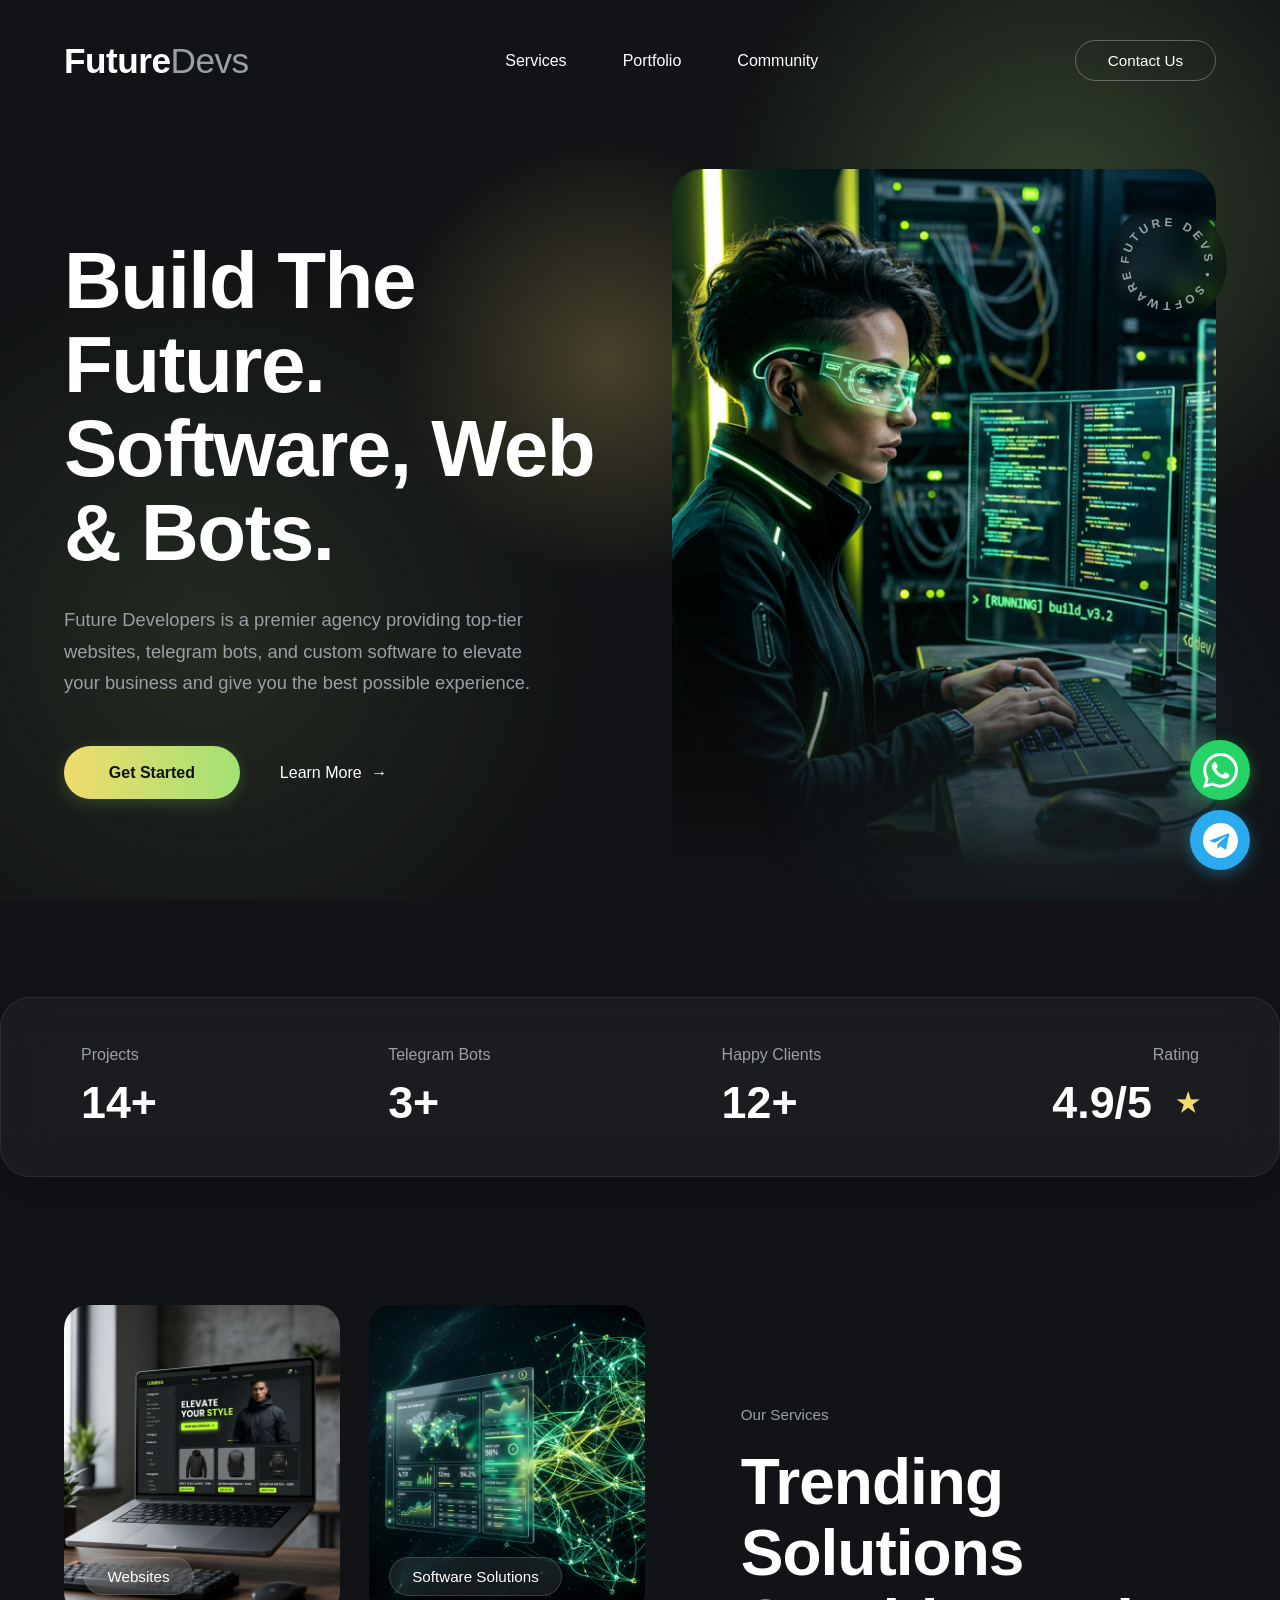
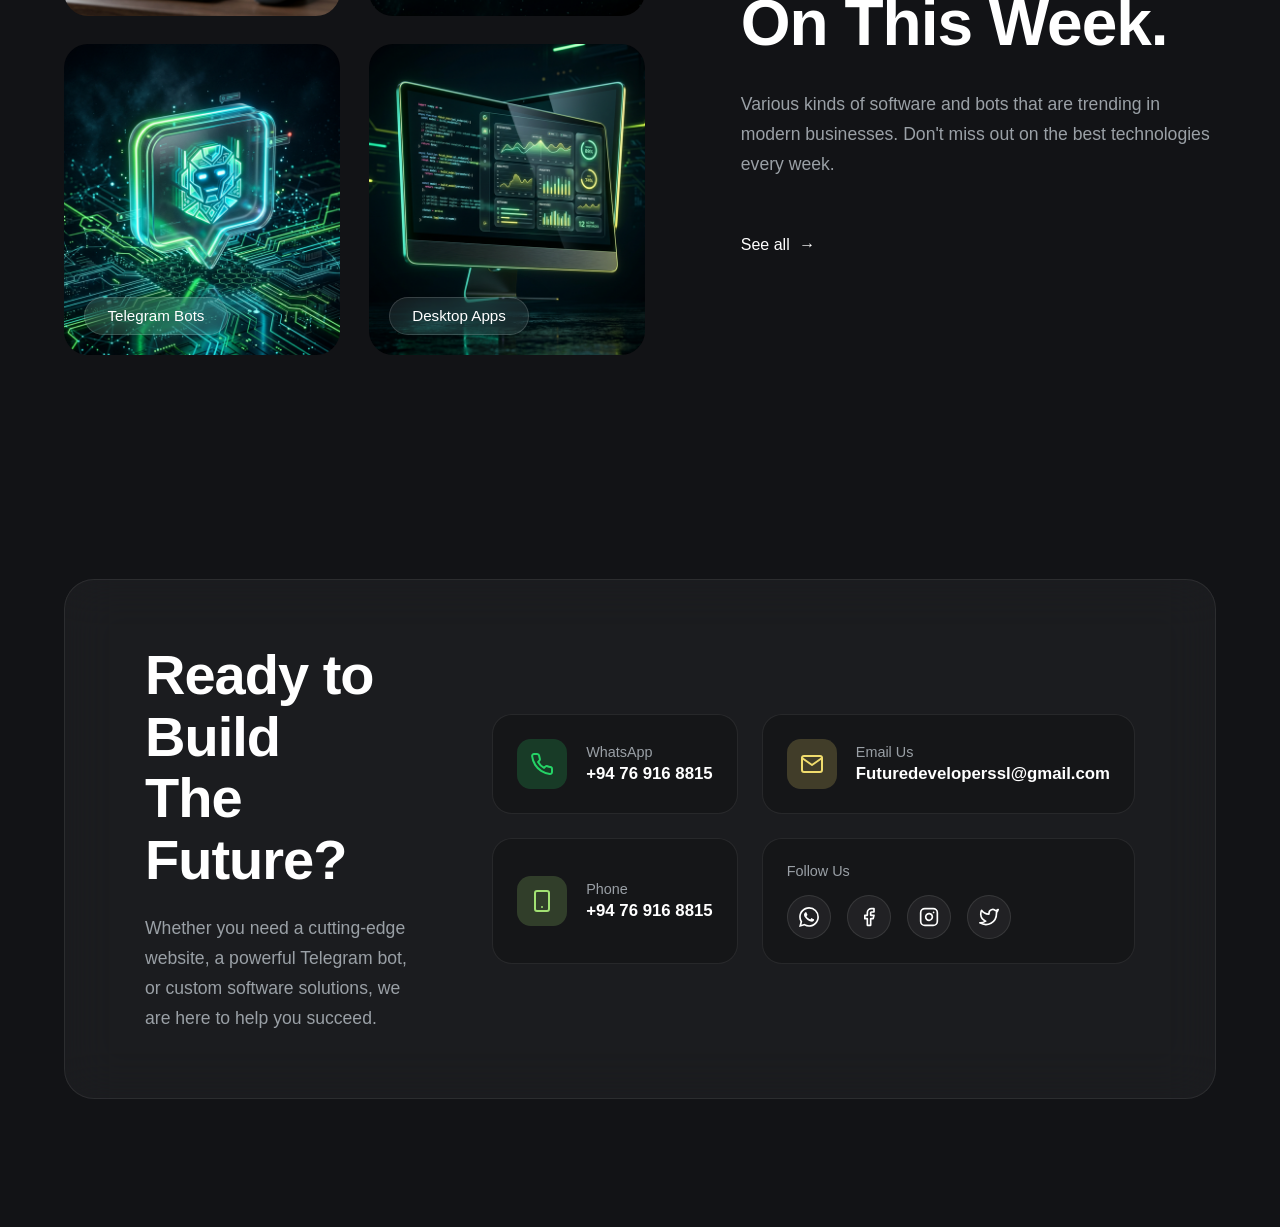
<file: index.html>
<!DOCTYPE html>
<html lang="en">
<head>
    <meta charset="UTF-8">
    <meta name="viewport" content="width=device-width, initial-scale=1.0">
    <!-- Security Headers -->
    <meta http-equiv="Content-Security-Policy" content="default-src 'self' 'unsafe-inline' 'unsafe-eval' https://fonts.googleapis.com https://fonts.gstatic.com https://wa.me https://t.me; img-src 'self' data: https:;">
    <meta http-equiv="X-Content-Type-Options" content="nosniff">
    <meta http-equiv="X-Frame-Options" content="DENY">
    <meta http-equiv="Referrer-Policy" content="strict-origin-when-cross-origin">
    <title>Future Developers | Software, Bots & Web</title>
    <link rel="stylesheet" href="style.css">
    <link href="https://fonts.googleapis.com/css2?family=Outfit:wght@300;400;500;600;700&display=swap" rel="stylesheet">
</head>
<body>
    <div id="preloader">
        <div class="loader-content">
            <div class="loader-wrapper">
                <svg class="loader-rings" viewBox="0 0 280 280">
                    <defs>
                        <linearGradient id="neonGradient" x1="0%" y1="0%" x2="100%" y2="100%">
                            <stop offset="0%" stop-color="var(--accent-green)" />
                            <stop offset="100%" stop-color="var(--accent-green)" />
                        </linearGradient>
                        <filter id="glow" x="-20%" y="-20%" width="140%" height="140%">
                            <feGaussianBlur stdDeviation="6" result="coloredBlur"/>
                            <feMerge>
                                <feMergeNode in="coloredBlur"/>
                                <feMergeNode in="SourceGraphic"/>
                            </feMerge>
                        </filter>
                        <filter id="glowInner" x="-20%" y="-20%" width="140%" height="140%">
                            <feGaussianBlur stdDeviation="3" result="coloredBlur"/>
                            <feMerge>
                                <feMergeNode in="coloredBlur"/>
                                <feMergeNode in="SourceGraphic"/>
                            </feMerge>
                        </filter>
                    </defs>
                    <circle class="ring ring-track" cx="140" cy="140" r="100"></circle>
                    <circle class="ring ring-dashed-inner" cx="140" cy="140" r="85"></circle>
                    <circle class="ring ring-progress-adv" id="ring-progress" cx="140" cy="140" r="100"></circle>
                    <circle class="ring ring-segmented-outer" cx="140" cy="140" r="118"></circle>
                    <circle class="ring ring-orbital-dot" cx="140" cy="140" r="130"></circle>
                </svg>
                <div class="percentage" id="percentage">0</div>
            </div>
            <div class="loader-status">INITIALIZING SYSTEM</div>
        </div>
    </div>
    <div class="background-blobs">
        <div class="blob blob-1"></div>
        <div class="blob blob-2"></div>
        <div class="blob blob-3"></div>
        <div class="blob blob-4"></div>
    </div>

    <nav class="navbar">
        <div class="logo">Future<span>Devs</span></div>
        <ul class="nav-links">
            <li><a href="#portfolio">Services</a></li>
            <li><a href="#portfolio">Portfolio</a></li>
            <li><a href="#community-links">Community</a></li>
        </ul>
        <a href="#contact" class="btn-outline">Contact Us</a>
    </nav>

    <main>
        <section class="hero">
            <div class="hero-content">
                <h1 class="stagger-text">Build The Future.<br>Software, Web & Bots.</h1>
                <p class="stagger-text">Future Developers is a premier agency providing top-tier websites, telegram bots, and custom software to elevate your business and give you the best possible experience.</p>
                <div class="hero-actions stagger-text">
                    <a href="#contact" class="btn-primary">Get Started</a>
                    <a href="#portfolio" class="btn-text">Learn More <span class="arrow">→</span></a>
                </div>
            </div>
            <div class="hero-visual">
                <img src="assets/hero_dev.png" alt="Future Developer" class="hero-image" id="hero-img">
                <div class="circular-badge">
                    <svg viewBox="0 0 100 100">
                        <path id="curve" d="M 50, 50 m -35, 0 a 35,35 0 1,1 70,0 a 35,35 0 1,1 -70,0" fill="transparent" />
                        <text>
                            <textPath href="#curve">FUTURE DEVS • SOFTWARE • BOTS • WEB • </textPath>
                        </text>
                    </svg>
                </div>
            </div>
        </section>

        <section class="stats-bar glass-panel">
            <div class="stat-item">
                <span class="stat-label">Projects</span>
                <span class="stat-value">14+</span>
            </div>
            <div class="stat-item">
                <span class="stat-label">Telegram Bots</span>
                <span class="stat-value">3+</span>
            </div>
            <div class="stat-item">
                <span class="stat-label">Happy Clients</span>
                <span class="stat-value">12+</span>
            </div>
            <div class="eth-price">
                <span class="stat-label">Rating</span>
                <span class="stat-value">4.9/5 <span class="star">★</span></span>
            </div>
        </section>

        <section class="trending-section" id="portfolio">
            <div class="trending-grid">
                <a href="website.html" style="display: block; text-decoration: none;" class="grid-item">
                    <img src="assets/web_mock_2_1773279774862.png" id="proj-1" alt="Websites">
                    <div class="image-label glass-label">Websites</div>
                </a>
                <a href="software.html" style="display: block; text-decoration: none;" class="grid-item">
                    <img src="assets/service_software.png" id="proj-2" alt="Software">
                    <div class="image-label glass-label">Software Solutions</div>
                </a>
                <a href="bot.html" style="display: block; text-decoration: none;" class="grid-item">
                    <img src="assets/service_bot.png" id="proj-3" alt="Telegram Bots">
                    <div class="image-label glass-label">Telegram Bots</div>
                </a>
                <a href="app.html" style="display: block; text-decoration: none;" class="grid-item">
                    <img src="assets/service_app.png" id="proj-4" alt="Desktop Apps">
                    <div class="image-label glass-label">Desktop Apps</div>
                </a>
            </div>
            <div class="trending-info">
                <span class="subtitle">Our Services</span>
                <h2>Trending Solutions<br>On This Week.</h2>
                <p>Various kinds of software and bots that are trending in modern businesses. Don't miss out on the best technologies every week.</p>
                <a href="#all" class="btn-text">See all <span class="arrow">→</span></a>
            </div>
        </section>

        <section class="contact-section" id="contact">
            <div class="contact-container glass-panel">
                <div class="contact-info">
                    <h2>Ready to Build<br>The Future?</h2>
                    <p>Whether you need a cutting-edge website, a powerful Telegram bot, or custom software solutions, we are here to help you succeed.</p>
                </div>
                <div class="contact-methods-grid">
                    <a href="https://wa.me/94769168815" target="_blank" class="contact-card">
                        <div class="contact-icon" style="background: rgba(37, 211, 102, 0.2); color: #25D366;">
                            <svg viewBox="0 0 24 24" width="24" height="24" stroke="currentColor" stroke-width="2" fill="none" stroke-linecap="round" stroke-linejoin="round"><path d="M22 16.92v3a2 2 0 0 1-2.18 2 19.79 19.79 0 0 1-8.63-3.07 19.5 19.5 0 0 1-6-6 19.79 19.79 0 0 1-3.07-8.67A2 2 0 0 1 4.11 2h3a2 2 0 0 1 2 1.72 12.84 12.84 0 0 0 .7 2.81 2 2 0 0 1-.45 2.11L8.09 9.91a16 16 0 0 0 6 6l1.27-1.27a2 2 0 0 1 2.11-.45 12.84 12.84 0 0 0 2.81.7A2 2 0 0 1 22 16.92z"></path></svg>
                        </div>
                        <div class="contact-details">
                            <span class="contact-type">WhatsApp</span>
                            <span class="contact-value">+94 76 916 8815</span>
                        </div>
                    </a>
                    <a href="mailto:Futuredeveloperssl@gmail.com" class="contact-card">
                        <div class="contact-icon" style="background: rgba(240, 220, 109, 0.2); color: var(--accent-yellow);">
                            <svg viewBox="0 0 24 24" width="24" height="24" stroke="currentColor" stroke-width="2" fill="none" stroke-linecap="round" stroke-linejoin="round"><path d="M4 4h16c1.1 0 2 .9 2 2v12c0 1.1-.9 2-2 2H4c-1.1 0-2-.9-2-2V6c0-1.1.9-2 2-2z"></path><polyline points="22,6 12,13 2,6"></polyline></svg>
                        </div>
                        <div class="contact-details">
                            <span class="contact-type">Email Us</span>
                            <span class="contact-value">Futuredeveloperssl@gmail.com</span>
                        </div>
                    </a>
                    <a href="tel:+94769168815" class="contact-card">
                        <div class="contact-icon" style="background: rgba(162, 225, 115, 0.2); color: var(--accent-green);">
                            <svg viewBox="0 0 24 24" width="24" height="24" stroke="currentColor" stroke-width="2" fill="none" stroke-linecap="round" stroke-linejoin="round"><rect x="5" y="2" width="14" height="20" rx="2" ry="2"></rect><line x1="12" y1="18" x2="12.01" y2="18"></line></svg>
                        </div>
                        <div class="contact-details">
                            <span class="contact-type">Phone</span>
                            <span class="contact-value">+94 76 916 8815</span>
                        </div>
                    </a>
                    <div class="contact-card social-card" id="community-links">
                        <span class="contact-type mb-small">Follow Us</span>
                        <div class="social-links">
                            <a href="https://whatsapp.com/channel/0029VbBqFWpBFLgRnKi9R12y" target="_blank" class="social-icon"><svg viewBox="0 0 24 24" width="20" height="20" fill="currentColor" stroke="none"><path d="M17.472 14.382c-.297-.149-1.758-.867-2.03-.967-.273-.099-.471-.148-.67.15-.197.297-.767.966-.94 1.164-.173.199-.347.223-.644.075-.297-.15-1.255-.463-2.39-1.475-.883-.788-1.48-1.761-1.653-2.059-.173-.297-.018-.458.13-.606.134-.133.298-.347.446-.52.149-.174.198-.298.298-.497.099-.198.05-.371-.025-.52-.075-.149-.669-1.612-.916-2.207-.242-.579-.487-.5-.669-.51-.173-.008-.371-.01-.57-.01-.198 0-.52.074-.792.372-.272.297-1.04 1.016-1.04 2.479 0 1.462 1.065 2.875 1.213 3.074.149.198 2.096 3.2 5.077 4.487.709.306 1.262.489 1.694.625.712.227 1.36.195 1.871.118.571-.085 1.758-.719 2.006-1.413.248-.694.248-1.289.173-1.413-.074-.124-.272-.198-.57-.347m-5.421 7.403h-.004a9.87 9.87 0 01-5.031-1.378l-.361-.214-3.741.982.998-3.648-.235-.374a9.86 9.86 0 01-1.51-5.26c.001-5.45 4.436-9.884 9.888-9.884 2.64 0 5.122 1.03 6.988 2.898a9.825 9.825 0 012.893 6.994c-.003 5.45-4.437 9.884-9.885 9.884m8.413-18.297A11.815 11.815 0 0012.05 0C5.495 0 .16 5.335.157 11.892c0 2.096.547 4.142 1.588 5.945L.057 24l6.305-1.654a11.882 11.882 0 005.683 1.448h.005c6.554 0 11.89-5.335 11.893-11.893a11.821 11.821 0 00-3.48-8.413Z"/></svg></a>
                            <a href="#" class="social-icon"><svg viewBox="0 0 24 24" width="20" height="20" stroke="currentColor" stroke-width="2" fill="none" stroke-linecap="round" stroke-linejoin="round"><path d="M18 2h-3a5 5 0 0 0-5 5v3H7v4h3v8h4v-8h3l1-4h-4V7a1 1 0 0 1 1-1h3z"></path></svg></a>
                            <a href="#" class="social-icon"><svg viewBox="0 0 24 24" width="20" height="20" stroke="currentColor" stroke-width="2" fill="none" stroke-linecap="round" stroke-linejoin="round"><rect x="2" y="2" width="20" height="20" rx="5" ry="5"></rect><path d="M16 11.37A4 4 0 1 1 12.63 8 4 4 0 0 1 16 11.37z"></path><line x1="17.5" y1="6.5" x2="17.51" y2="6.5"></line></svg></a>
                            <a href="#" class="social-icon"><svg viewBox="0 0 24 24" width="20" height="20" stroke="currentColor" stroke-width="2" fill="none" stroke-linecap="round" stroke-linejoin="round"><path d="M23 3a10.9 10.9 0 0 1-3.14 1.53 4.48 4.48 0 0 0-7.86 3v1A10.66 10.66 0 0 1 3 4s-4 9 5 13a11.64 11.64 0 0 1-7 2c9 5 20 0 20-11.5a4.5 4.5 0 0 0-.08-.83A7.72 7.72 0 0 0 23 3z"></path></svg></a>
                        </div>
                    </div>
                </div>
            </div>
        </section>
    </main>

    <script src="script.js"></script>
    <!-- Floating WhatsApp Button -->
    <a href="https://wa.me/94769168815" target="_blank" class="floating-whatsapp" aria-label="Chat with us on WhatsApp">
        <svg viewBox="0 0 24 24" fill="currentColor" xmlns="http://www.w3.org/2000/svg">
            <path d="M17.472 14.382c-.297-.149-1.758-.867-2.03-.967-.273-.099-.471-.148-.67.15-.197.297-.767.966-.94 1.164-.173.199-.347.223-.644.075-.297-.15-1.255-.463-2.39-1.475-.883-.788-1.48-1.761-1.653-2.059-.173-.297-.018-.458.13-.606.134-.133.298-.347.446-.52.149-.174.198-.298.298-.497.099-.198.05-.371-.025-.52-.075-.149-.669-1.612-.916-2.207-.242-.579-.487-.5-.669-.51-.173-.008-.371-.01-.57-.01-.198 0-.52.074-.792.372-.272.297-1.04 1.016-1.04 2.479 0 1.462 1.065 2.875 1.213 3.074.149.198 2.096 3.2 5.077 4.487.709.306 1.262.489 1.694.625.712.227 1.36.195 1.871.118.571-.085 1.758-.719 2.006-1.413.248-.694.248-1.289.173-1.413-.074-.124-.272-.198-.57-.347m-5.421 7.403h-.004a9.87 9.87 0 01-5.031-1.378l-.361-.214-3.741.982.998-3.648-.235-.374a9.86 9.86 0 01-1.51-5.26c.001-5.45 4.436-9.884 9.888-9.884 2.64 0 5.122 1.03 6.988 2.898a9.825 9.825 0 012.893 6.994c-.003 5.45-4.437 9.884-9.885 9.884m8.413-18.297A11.815 11.815 0 0012.05 0C5.495 0 .16 5.335.157 11.892c0 2.096.547 4.142 1.588 5.945L.057 24l6.305-1.654a11.882 11.882 0 005.683 1.448h.005c6.554 0 11.89-5.335 11.893-11.893a11.821 11.821 0 00-3.48-8.413Z"/>
        </svg>
    </a>
    <!-- Floating Telegram Button -->
    <a href="https://t.me/sljohnwick" target="_blank" class="floating-telegram" aria-label="Chat with us on Telegram">
        <svg viewBox="0 0 24 24" fill="currentColor" xmlns="http://www.w3.org/2000/svg">
            <path d="M12 0C5.373 0 0 5.373 0 12s5.373 12 12 12 12-5.373 12-12S18.627 0 12 0zm5.894 8.221l-1.97 9.28c-.145.658-.537.818-1.084.508l-3-2.21-1.446 1.394c-.14.18-.357.295-.6.295-.002 0-.003 0-.005 0l.213-3.054 5.56-5.022c.24-.213-.054-.334-.373-.121l-6.869 4.326-2.96-.924c-.64-.203-.658-.64.135-.954l11.566-4.458c.538-.196 1.006.128.832.941z"/>
        </svg>
    </a>
</body>
</html>
</file>
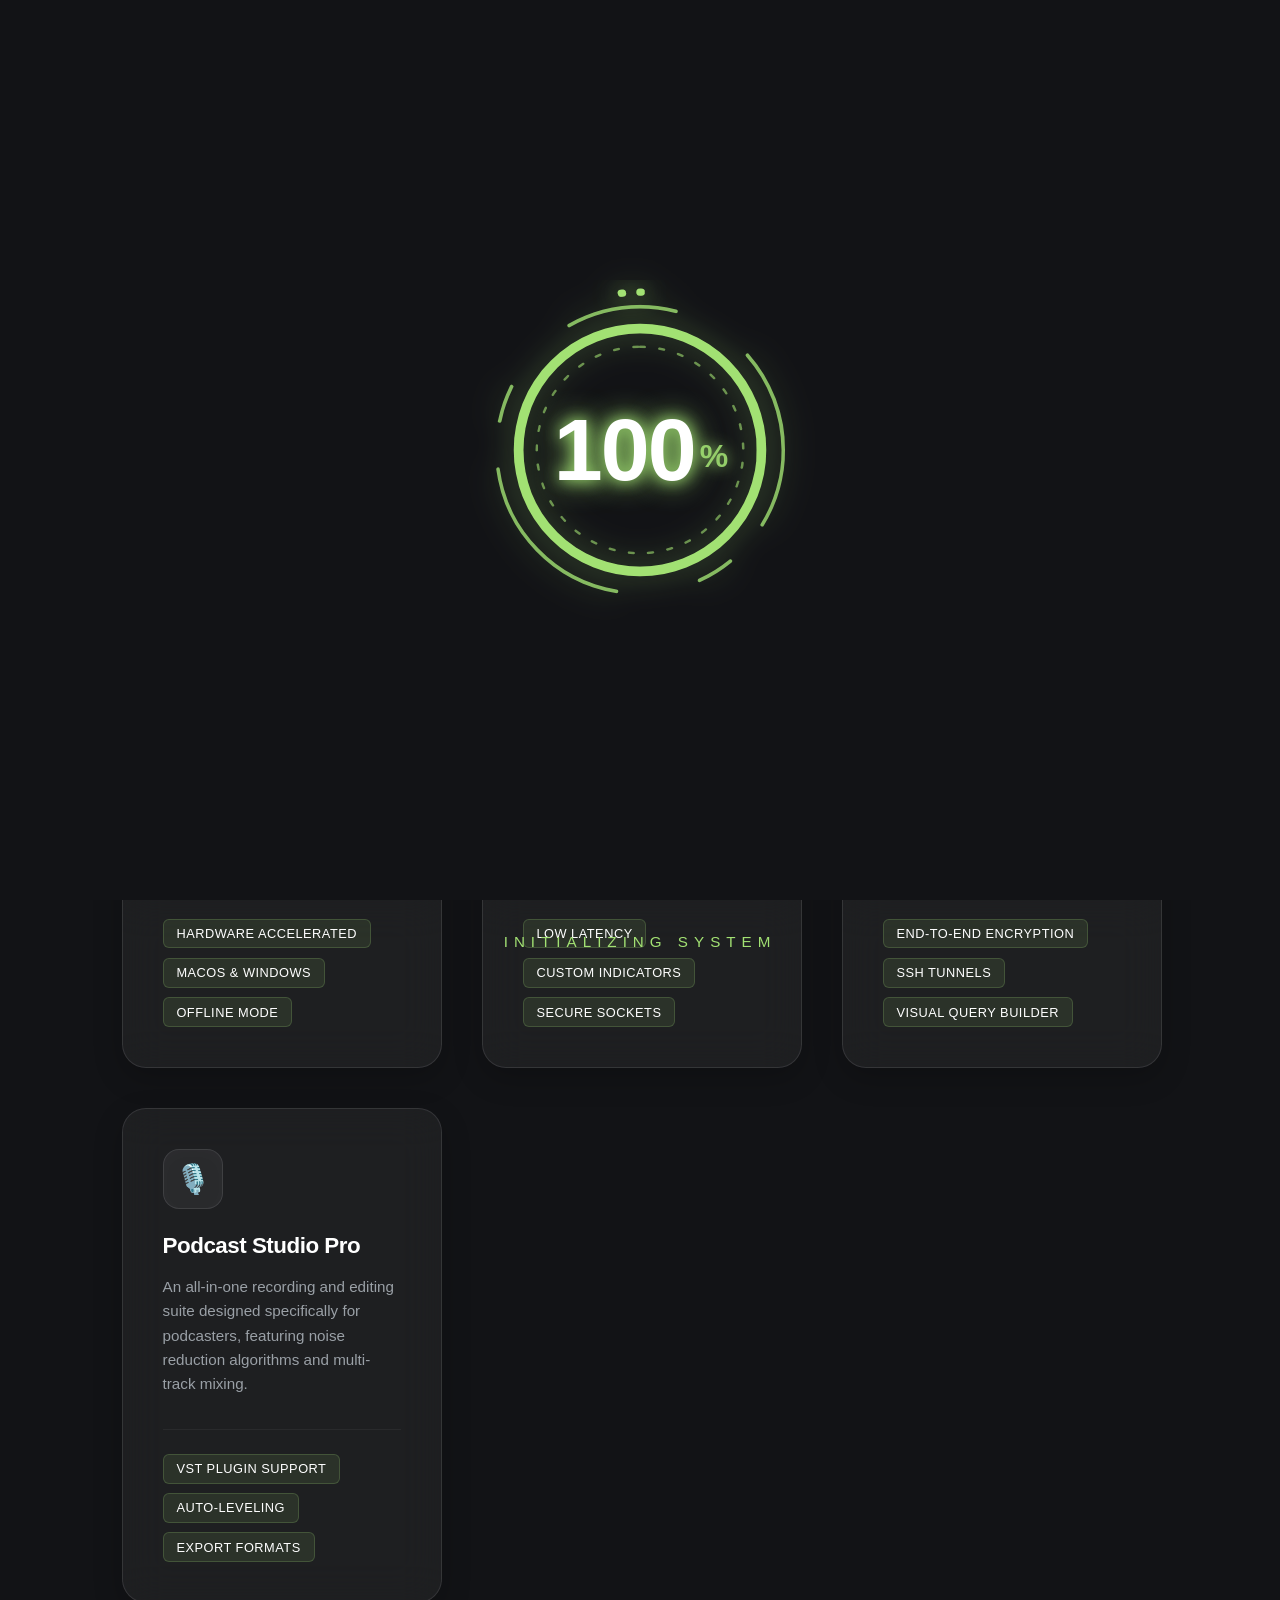
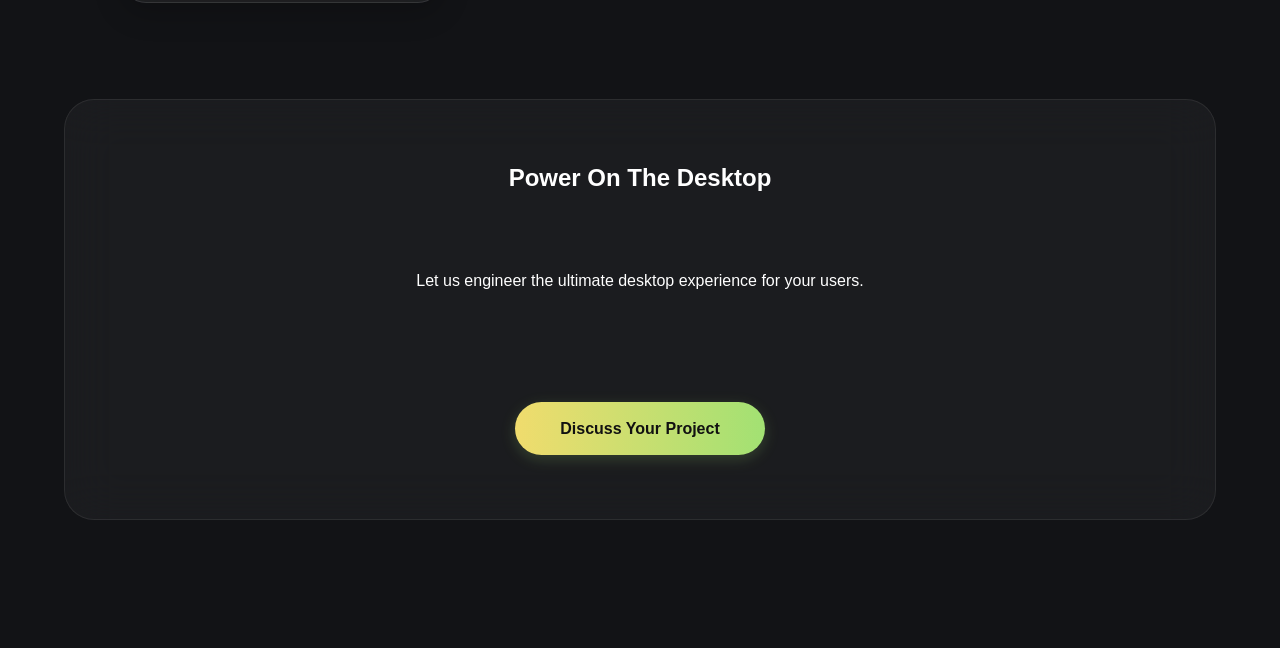
<file: app.html>
<!DOCTYPE html>
<html lang="en">
<head>
    <meta charset="UTF-8">
    <meta name="viewport" content="width=device-width, initial-scale=1.0">
    <!-- Security Headers -->
    <meta http-equiv="Content-Security-Policy" content="default-src 'self' 'unsafe-inline' 'unsafe-eval' https://fonts.googleapis.com https://fonts.gstatic.com https://wa.me https://t.me; img-src 'self' data: https:;">
    <meta http-equiv="X-Content-Type-Options" content="nosniff">
    <meta http-equiv="X-Frame-Options" content="DENY">
    <meta http-equiv="Referrer-Policy" content="strict-origin-when-cross-origin">
    <title>Desktop Apps | Future Developers</title>
    <link rel="stylesheet" href="style.css">
    <link href="https://fonts.googleapis.com/css2?family=Outfit:wght@300;400;500;600;700&display=swap" rel="stylesheet">
</head>
<body>
    <div id="preloader">
        <div class="loader-content">
            <div class="loader-wrapper">
                <svg class="loader-rings" viewBox="0 0 280 280">
                    <defs>
                        <linearGradient id="neonGradient" x1="0%" y1="0%" x2="100%" y2="100%">
                            <stop offset="0%" stop-color="var(--accent-green)" />
                            <stop offset="100%" stop-color="var(--accent-green)" />
                        </linearGradient>
                        <filter id="glow" x="-20%" y="-20%" width="140%" height="140%">
                            <feGaussianBlur stdDeviation="6" result="coloredBlur"/>
                            <feMerge>
                                <feMergeNode in="coloredBlur"/>
                                <feMergeNode in="SourceGraphic"/>
                            </feMerge>
                        </filter>
                        <filter id="glowInner" x="-20%" y="-20%" width="140%" height="140%">
                            <feGaussianBlur stdDeviation="3" result="coloredBlur"/>
                            <feMerge>
                                <feMergeNode in="coloredBlur"/>
                                <feMergeNode in="SourceGraphic"/>
                            </feMerge>
                        </filter>
                    </defs>
                    <circle class="ring ring-track" cx="140" cy="140" r="100"></circle>
                    <circle class="ring ring-dashed-inner" cx="140" cy="140" r="85"></circle>
                    <circle class="ring ring-progress-adv" id="ring-progress" cx="140" cy="140" r="100"></circle>
                    <circle class="ring ring-segmented-outer" cx="140" cy="140" r="118"></circle>
                    <circle class="ring ring-orbital-dot" cx="140" cy="140" r="130"></circle>
                </svg>
                <div class="percentage" id="percentage">0</div>
            </div>
            <div class="loader-status">INITIALIZING SYSTEM</div>
        </div>
    </div>
    <div class="background-blobs">
        <div class="blob blob-1"></div>
        <div class="blob blob-2"></div>
        <div class="blob blob-3"></div>
        <div class="blob blob-4" style="background: radial-gradient(circle, rgba(240, 220, 109, 0.4) 0%, rgba(240, 220, 109, 0) 70%);"></div>
    </div>

    <nav class="navbar">
        <a href="index.html" class="logo" style="text-decoration: none; color: var(--text-primary);">Future<span>Devs</span></a>
        <ul class="nav-links">
            <li><a href="index.html#services">Services</a></li>
            <li><a href="index.html#portfolio">Portfolio</a></li>
            <li><a href="index.html#contact">Contact</a></li>
        </ul>
        <a href="index.html#contact" class="btn-outline">Start Project</a>
    </nav>

    <main>
        <section class="hero page-hero" style="min-height: 50vh; padding-top: 4rem; padding-bottom: 2rem;">
            <div class="hero-content" style="max-width: 800px; text-align: center; margin: 0 auto; padding-right: 0;">
                <h1 class="stagger-text">High-Performance<br><span style="color: var(--accent-green);">Desktop Apps.</span></h1>
                <p class="stagger-text" style="margin: 0 auto 3rem;">Native and cross-platform desktop applications engineered for speed, reliability, and exceptional user experiences. Bring your powerful tools to macOS, Windows, and Linux.</p>
            </div>
        </section>

        <section class="trending-section" style="padding-top: 0; padding-bottom: 6rem;">
            <div class="project-grid">
                
                <div class="project-card">
                    <div class="project-icon">🎨</div>
                    <h3>Vector Design Suite</h3>
                    <p>A lightning-fast native desktop application for creative professionals, featuring infinite canvas rendering and real-time collaboration.</p>
                    <ul class="project-features">
                        <li>Hardware Accelerated</li>
                        <li>macOS & Windows</li>
                        <li>Offline Mode</li>
                    </ul>
                </div>

                <div class="project-card">
                    <div class="project-icon">📊</div>
                    <h3>Financial Trading Terminal</h3>
                    <p>A high-density trading terminal capable of rendering dozens of live data charts simultaneously without lagging or crashing.</p>
                    <ul class="project-features">
                        <li>Low Latency</li>
                        <li>Custom Indicators</li>
                        <li>Secure Sockets</li>
                    </ul>
                </div>

                <div class="project-card">
                    <div class="project-icon">🗄️</div>
                    <h3>Local Database Manager</h3>
                    <p>A secure, offline-first tool for database administrators to query, visualize, and safely backup sensitive on-premise data.</p>
                    <ul class="project-features">
                        <li>End-to-end Encryption</li>
                        <li>SSH Tunnels</li>
                        <li>Visual Query Builder</li>
                    </ul>
                </div>

                <div class="project-card">
                    <div class="project-icon">🎙️</div>
                    <h3>Podcast Studio Pro</h3>
                    <p>An all-in-one recording and editing suite designed specifically for podcasters, featuring noise reduction algorithms and multi-track mixing.</p>
                    <ul class="project-features">
                        <li>VST Plugin Support</li>
                        <li>Auto-Leveling</li>
                        <li>Export Formats</li>
                    </ul>
                </div>

            </div>
        </section>
        
        <section class="contact-section" style="padding-top: 0;">
            <div class="contact-container glass-panel" style="text-align: center; flex-direction: column;">
                <h2>Power On The Desktop</h2>
                <p style="margin-bottom: 2rem;">Let us engineer the ultimate desktop experience for your users.</p>
                <a href="index.html#contact" class="btn-primary">Discuss Your Project</a>
            </div>
        </section>
    </main>

    <script src="script.js"></script>
    <!-- Floating WhatsApp Button -->
    <a href="https://wa.me/94769168815" target="_blank" class="floating-whatsapp" aria-label="Chat with us on WhatsApp">
        <svg viewBox="0 0 24 24" fill="currentColor" xmlns="http://www.w3.org/2000/svg">
            <path d="M17.472 14.382c-.297-.149-1.758-.867-2.03-.967-.273-.099-.471-.148-.67.15-.197.297-.767.966-.94 1.164-.173.199-.347.223-.644.075-.297-.15-1.255-.463-2.39-1.475-.883-.788-1.48-1.761-1.653-2.059-.173-.297-.018-.458.13-.606.134-.133.298-.347.446-.52.149-.174.198-.298.298-.497.099-.198.05-.371-.025-.52-.075-.149-.669-1.612-.916-2.207-.242-.579-.487-.5-.669-.51-.173-.008-.371-.01-.57-.01-.198 0-.52.074-.792.372-.272.297-1.04 1.016-1.04 2.479 0 1.462 1.065 2.875 1.213 3.074.149.198 2.096 3.2 5.077 4.487.709.306 1.262.489 1.694.625.712.227 1.36.195 1.871.118.571-.085 1.758-.719 2.006-1.413.248-.694.248-1.289.173-1.413-.074-.124-.272-.198-.57-.347m-5.421 7.403h-.004a9.87 9.87 0 01-5.031-1.378l-.361-.214-3.741.982.998-3.648-.235-.374a9.86 9.86 0 01-1.51-5.26c.001-5.45 4.436-9.884 9.888-9.884 2.64 0 5.122 1.03 6.988 2.898a9.825 9.825 0 012.893 6.994c-.003 5.45-4.437 9.884-9.885 9.884m8.413-18.297A11.815 11.815 0 0012.05 0C5.495 0 .16 5.335.157 11.892c0 2.096.547 4.142 1.588 5.945L.057 24l6.305-1.654a11.882 11.882 0 005.683 1.448h.005c6.554 0 11.89-5.335 11.893-11.893a11.821 11.821 0 00-3.48-8.413Z"/>
        </svg>
    </a>
    <!-- Floating Telegram Button -->
    <a href="https://t.me/sljohnwick" target="_blank" class="floating-telegram" aria-label="Chat with us on Telegram">
        <svg viewBox="0 0 24 24" fill="currentColor" xmlns="http://www.w3.org/2000/svg">
            <path d="M12 0C5.373 0 0 5.373 0 12s5.373 12 12 12 12-5.373 12-12S18.627 0 12 0zm5.894 8.221l-1.97 9.28c-.145.658-.537.818-1.084.508l-3-2.21-1.446 1.394c-.14.18-.357.295-.6.295-.002 0-.003 0-.005 0l.213-3.054 5.56-5.022c.24-.213-.054-.334-.373-.121l-6.869 4.326-2.96-.924c-.64-.203-.658-.64.135-.954l11.566-4.458c.538-.196 1.006.128.832.941z"/>
        </svg>
    </a>
    </a>
</body>
</html>
</file>
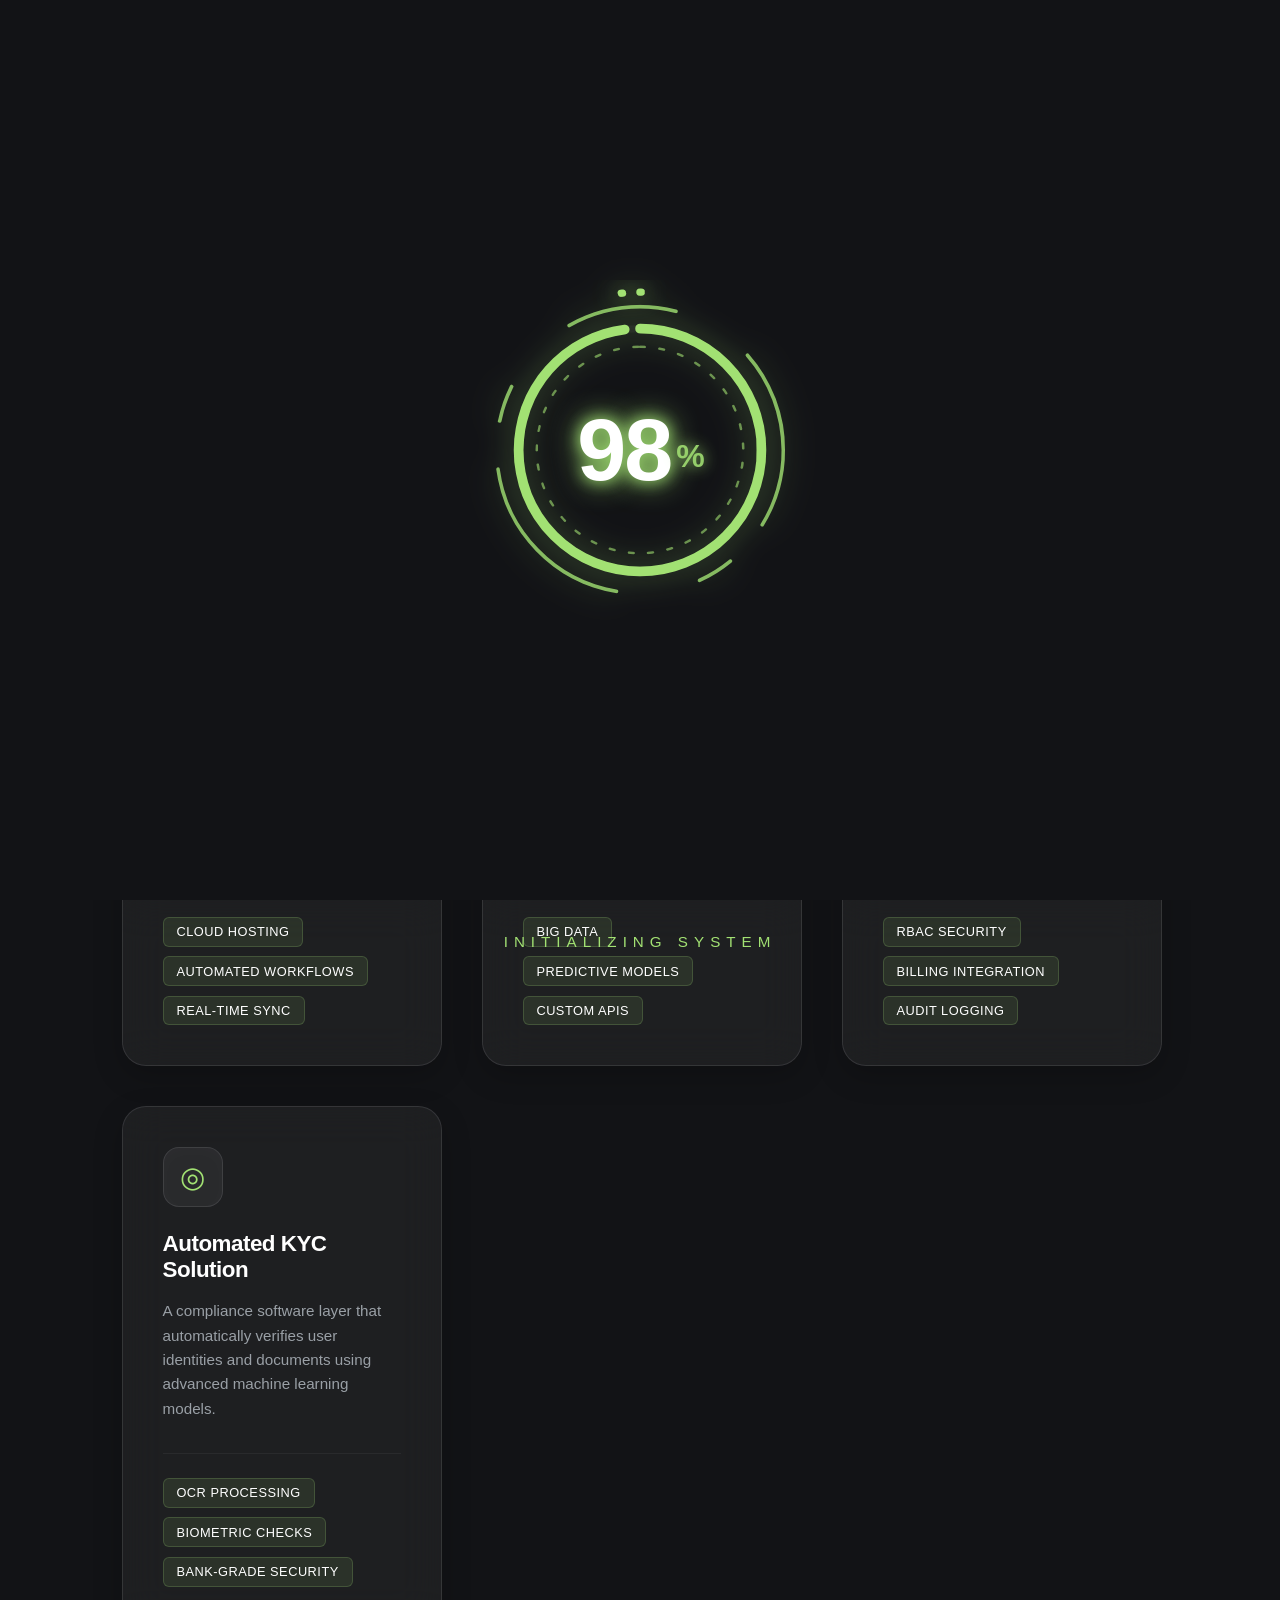
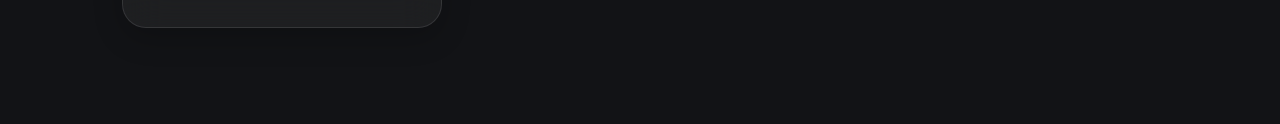
<file: software.html>
<!DOCTYPE html>
<html lang="en">
<head>
    <meta charset="UTF-8">
    <meta name="viewport" content="width=device-width, initial-scale=1.0">
    <!-- Security Headers -->
    <meta http-equiv="Content-Security-Policy" content="default-src 'self' 'unsafe-inline' 'unsafe-eval' https://fonts.googleapis.com https://fonts.gstatic.com https://wa.me https://t.me; img-src 'self' data: https:;">
    <meta http-equiv="X-Content-Type-Options" content="nosniff">
    <meta http-equiv="X-Frame-Options" content="DENY">
    <meta http-equiv="Referrer-Policy" content="strict-origin-when-cross-origin">
    <title>Software Solutions | Future Developers</title>
    <link rel="stylesheet" href="style.css">
    <link href="https://fonts.googleapis.com/css2?family=Outfit:wght@300;400;500;600;700&display=swap" rel="stylesheet">
</head>
<body>
    <div id="preloader">
        <div class="loader-content">
            <div class="loader-wrapper">
                <svg class="loader-rings" viewBox="0 0 280 280">
                    <defs>
                        <linearGradient id="neonGradient" x1="0%" y1="0%" x2="100%" y2="100%">
                            <stop offset="0%" stop-color="var(--accent-green)" />
                            <stop offset="100%" stop-color="var(--accent-green)" />
                        </linearGradient>
                    </defs>
                    <circle class="ring ring-track" cx="140" cy="140" r="100"></circle>
                    <circle class="ring ring-dashed-inner" cx="140" cy="140" r="85"></circle>
                    <circle class="ring ring-progress-adv" id="ring-progress" cx="140" cy="140" r="100"></circle>
                    <circle class="ring ring-segmented-outer" cx="140" cy="140" r="118"></circle>
                    <circle class="ring ring-orbital-dot" cx="140" cy="140" r="130"></circle>
                </svg>
                <div class="percentage" id="percentage">0</div>
            </div>
            <div class="loader-status">INITIALIZING SYSTEM</div>
        </div>
    </div>
    <div class="background-blobs">
        <div class="blob blob-1"></div>
        <div class="blob blob-2"></div>
        <div class="blob blob-3" style="background: radial-gradient(circle, rgba(162, 225, 115, 0.4) 0%, rgba(162, 225, 115, 0) 70%);"></div>
        <div class="blob blob-4"></div>
    </div>

    <nav class="navbar">
        <a href="index.html" class="logo" style="text-decoration: none; color: var(--text-primary);">Future<span>Devs</span></a>
        <ul class="nav-links">
            <li><a href="index.html#services">Services</a></li>
            <li><a href="index.html#portfolio">Portfolio</a></li>
            <li><a href="index.html#contact">Contact</a></li>
        </ul>
        <a href="index.html#contact" class="btn-outline">Start Project</a>
    </nav>

    <main>
        <section class="hero page-hero" style="min-height: 50vh; padding-top: 4rem; padding-bottom: 2rem;">
            <div class="hero-content" style="max-width: 800px; text-align: center; margin: 0 auto; padding-right: 0;">
                <h1 class="stagger-text">Custom Software<br><span style="color: var(--accent-yellow);">Solutions.</span></h1>
                <p class="stagger-text" style="margin: 0 auto 3rem;">Robust, scalable, and secure architecture designed to streamline your business operations. We build tailored enterprise applications that solve complex problems.</p>
            </div>
        </section>

        <section class="trending-section" style="padding-top: 0; padding-bottom: 6rem;">
            <div class="project-grid">
                
                <div class="project-card">
                    <div class="project-icon">⌨</div>
                    <h3>Enterprise ERP System</h3>
                    <p>A custom enterprise resource planning solution to unify inventory, human resources, and supply chain management in one secure platform.</p>
                    <ul class="project-features">
                        <li>Cloud Hosting</li>
                        <li>Automated Workflows</li>
                        <li>Real-time Sync</li>
                    </ul>
                </div>

                <div class="project-card">
                    <div class="project-icon">▤</div>
                    <h3>Data Analytics Engine</h3>
                    <p>A high-throughput data processing engine capable of ingesting millions of rows a day to provide actionable insights via a custom dashboard.</p>
                    <ul class="project-features">
                        <li>Big Data</li>
                        <li>Predictive Models</li>
                        <li>Custom APIs</li>
                    </ul>
                </div>

                <div class="project-card">
                    <div class="project-icon">⎈</div>
                    <h3>B2B Customer Portal</h3>
                    <p>A secure portal for B2B clients to manage their subscriptions, access legal documents, and submit priority support tickets.</p>
                    <ul class="project-features">
                        <li>RBAC Security</li>
                        <li>Billing Integration</li>
                        <li>Audit Logging</li>
                    </ul>
                </div>

                <div class="project-card">
                    <div class="project-icon">◎</div>
                    <h3>Automated KYC Solution</h3>
                    <p>A compliance software layer that automatically verifies user identities and documents using advanced machine learning models.</p>
                    <ul class="project-features">
                        <li>OCR Processing</li>
                        <li>Biometric Checks</li>
                        <li>Bank-grade Security</li>
                    </ul>
                </div>

            </div>
        </section>
        <!-- Contact section removed per user request -->
    </main>

    <script src="script.js"></script>
    <!-- Floating WhatsApp Button -->
    <a href="https://wa.me/94769168815" target="_blank" class="floating-whatsapp" aria-label="Chat with us on WhatsApp">
        <svg viewBox="0 0 24 24" fill="currentColor" xmlns="http://www.w3.org/2000/svg">
            <path d="M17.472 14.382c-.297-.149-1.758-.867-2.03-.967-.273-.099-.471-.148-.67.15-.197.297-.767.966-.94 1.164-.173.199-.347.223-.644.075-.297-.15-1.255-.463-2.39-1.475-.883-.788-1.48-1.761-1.653-2.059-.173-.297-.018-.458.13-.606.134-.133.298-.347.446-.52.149-.174.198-.298.298-.497.099-.198.05-.371-.025-.52-.075-.149-.669-1.612-.916-2.207-.242-.579-.487-.5-.669-.51-.173-.008-.371-.01-.57-.01-.198 0-.52.074-.792.372-.272.297-1.04 1.016-1.04 2.479 0 1.462 1.065 2.875 1.213 3.074.149.198 2.096 3.2 5.077 4.487.709.306 1.262.489 1.694.625.712.227 1.36.195 1.871.118.571-.085 1.758-.719 2.006-1.413.248-.694.248-1.289.173-1.413-.074-.124-.272-.198-.57-.347m-5.421 7.403h-.004a9.87 9.87 0 01-5.031-1.378l-.361-.214-3.741.982.998-3.648-.235-.374a9.86 9.86 0 01-1.51-5.26c.001-5.45 4.436-9.884 9.888-9.884 2.64 0 5.122 1.03 6.988 2.898a9.825 9.825 0 012.893 6.994c-.003 5.45-4.437 9.884-9.885 9.884m8.413-18.297A11.815 11.815 0 0012.05 0C5.495 0 .16 5.335.157 11.892c0 2.096.547 4.142 1.588 5.945L.057 24l6.305-1.654a11.882 11.882 0 005.683 1.448h.005c6.554 0 11.89-5.335 11.893-11.893a11.821 11.821 0 00-3.48-8.413Z"/>
        </svg>
    </a>
    <!-- Floating Telegram Button -->
    <a href="https://t.me/sljohnwick" target="_blank" class="floating-telegram" aria-label="Chat with us on Telegram">
        <svg viewBox="0 0 24 24" fill="currentColor" xmlns="http://www.w3.org/2000/svg">
            <path d="M12 0C5.373 0 0 5.373 0 12s5.373 12 12 12 12-5.373 12-12S18.627 0 12 0zm5.894 8.221l-1.97 9.28c-.145.658-.537.818-1.084.508l-3-2.21-1.446 1.394c-.14.18-.357.295-.6.295-.002 0-.003 0-.005 0l.213-3.054 5.56-5.022c.24-.213-.054-.334-.373-.121l-6.869 4.326-2.96-.924c-.64-.203-.658-.64.135-.954l11.566-4.458c.538-.196 1.006.128.832.941z"/>
        </svg>
    </a>
</body>
</html>
</file>
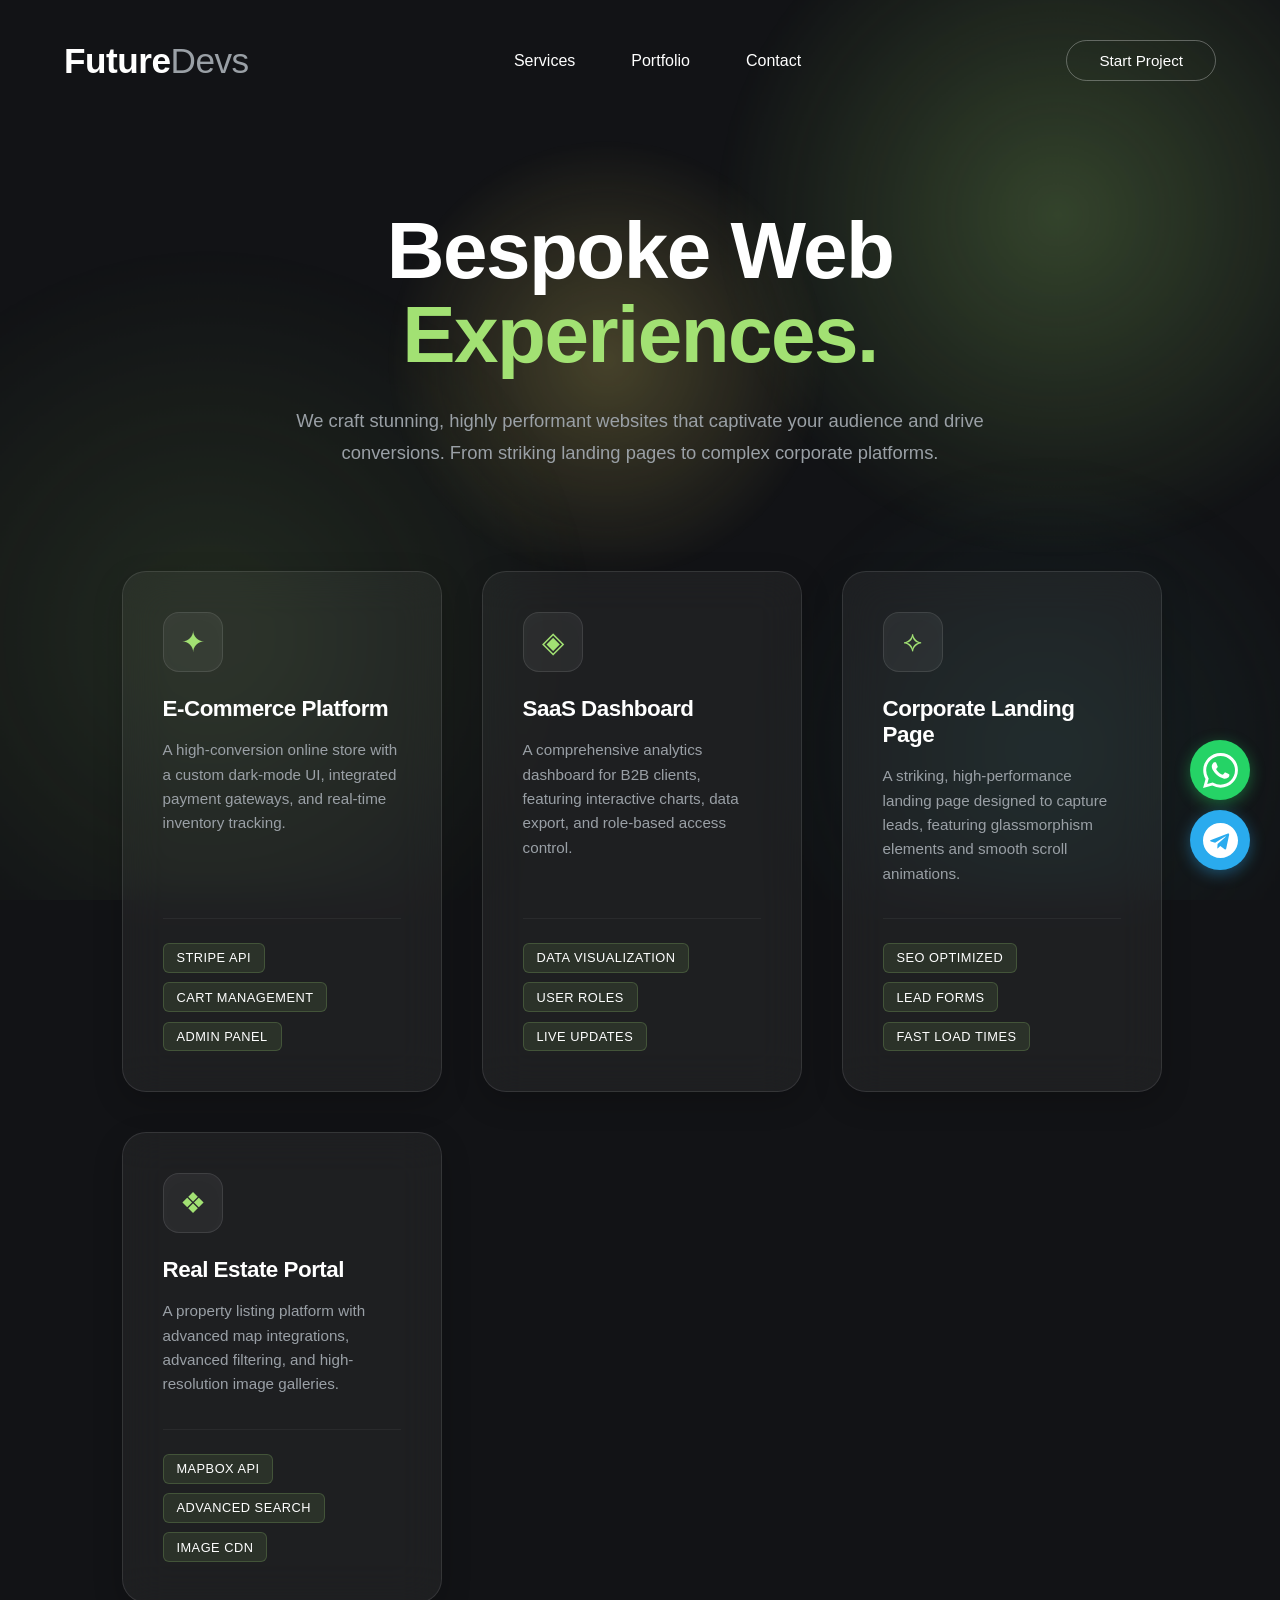
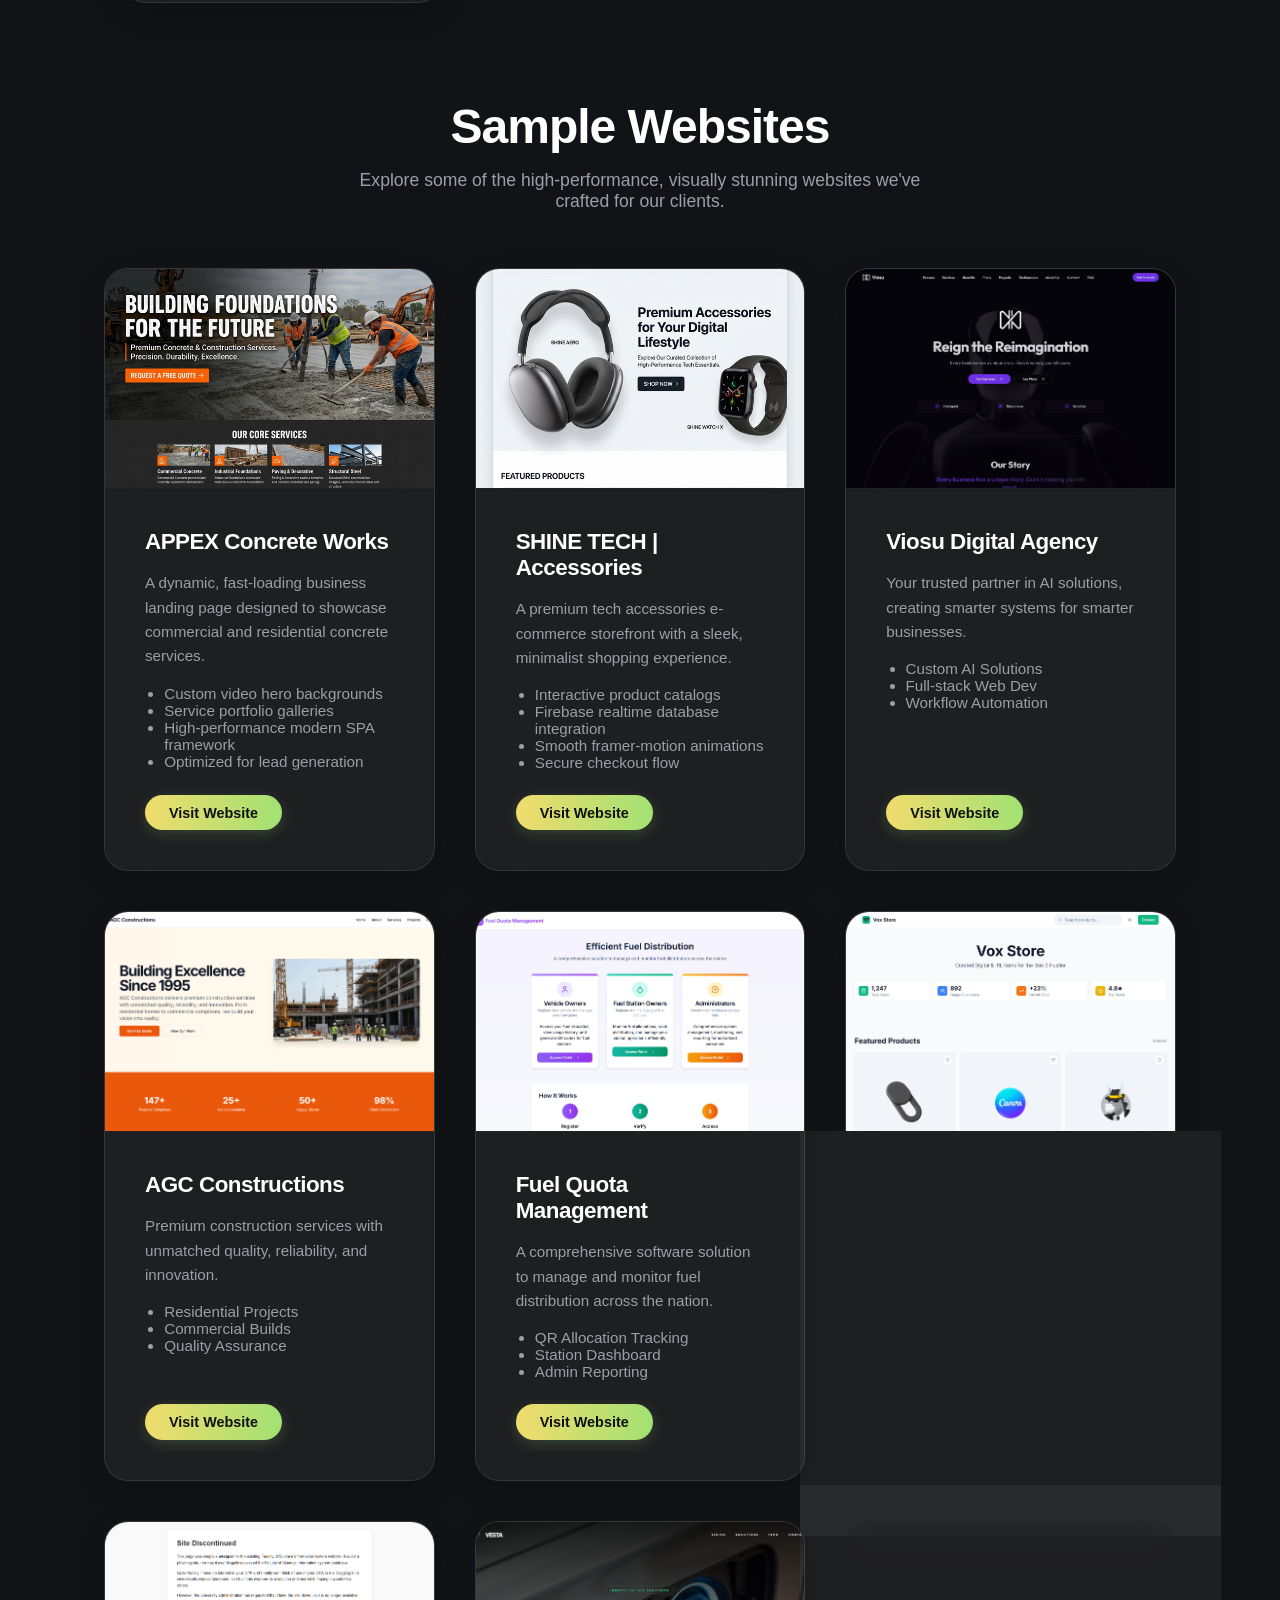
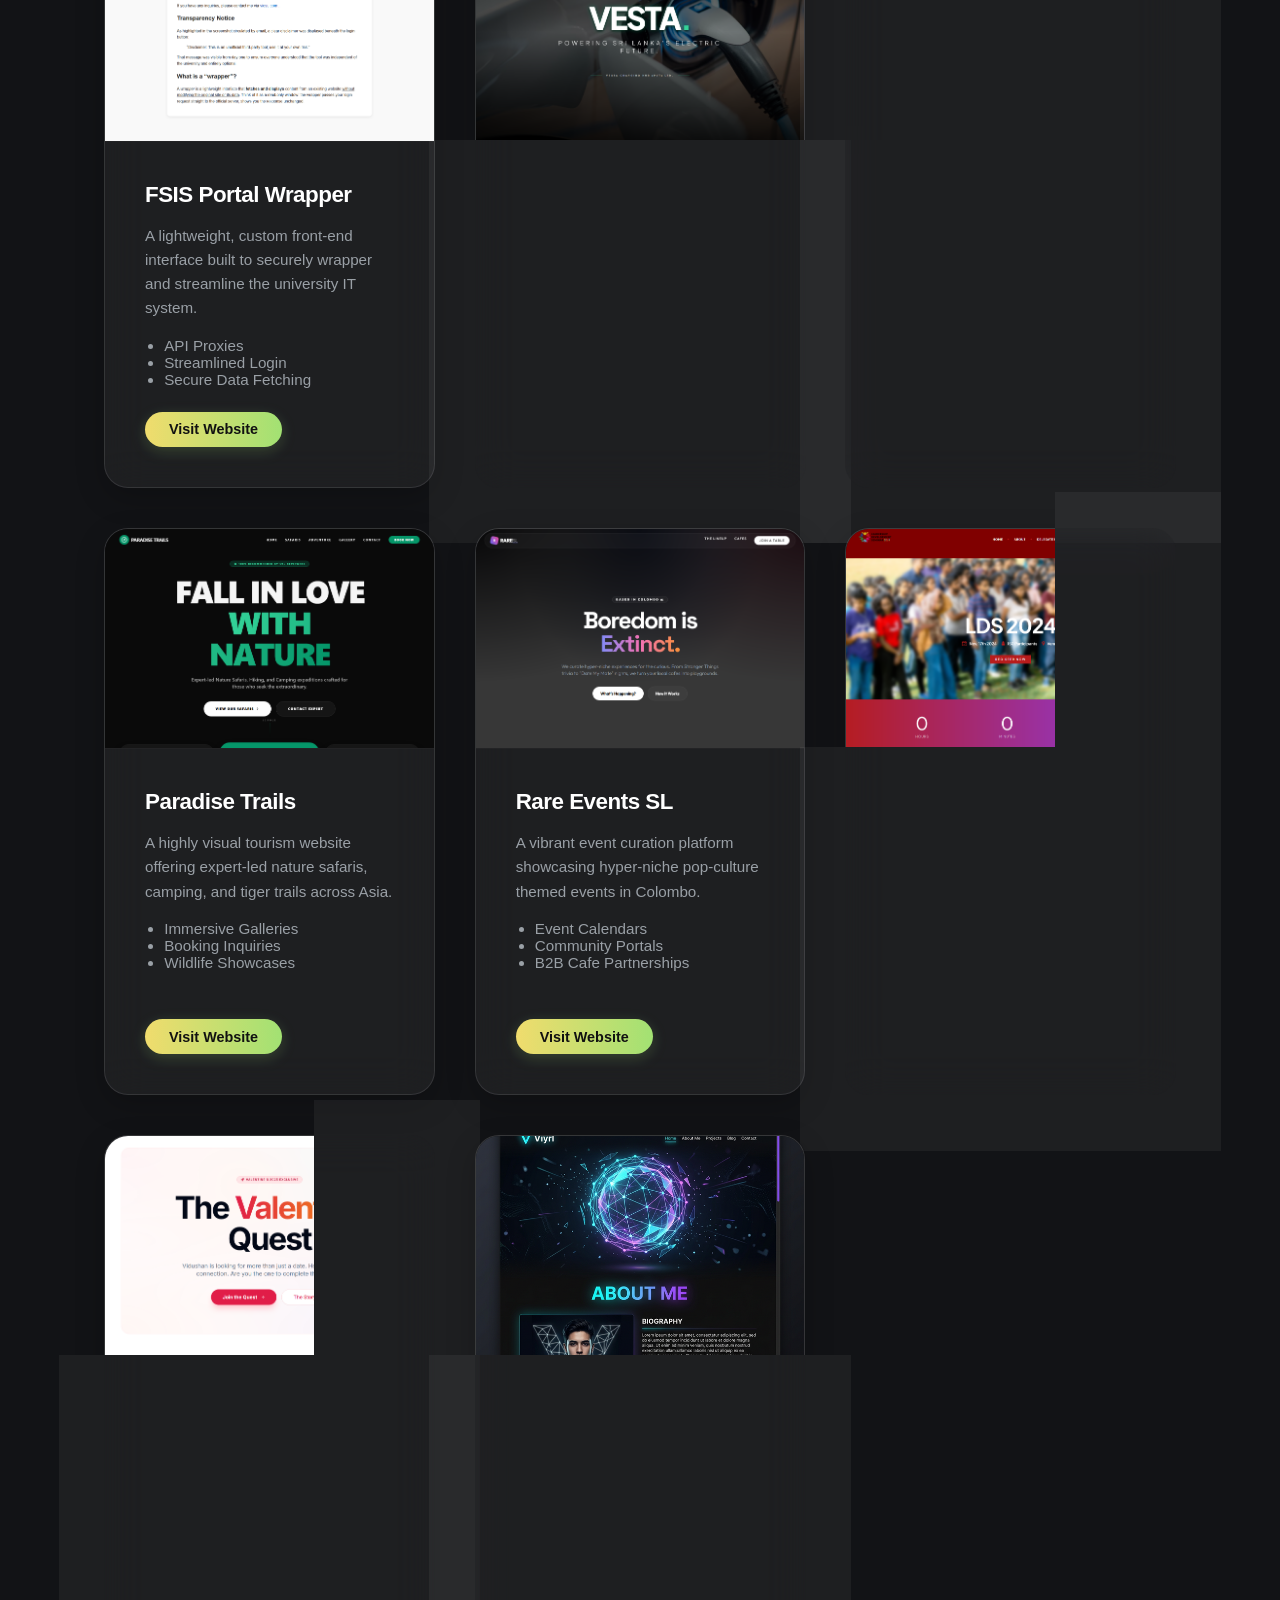
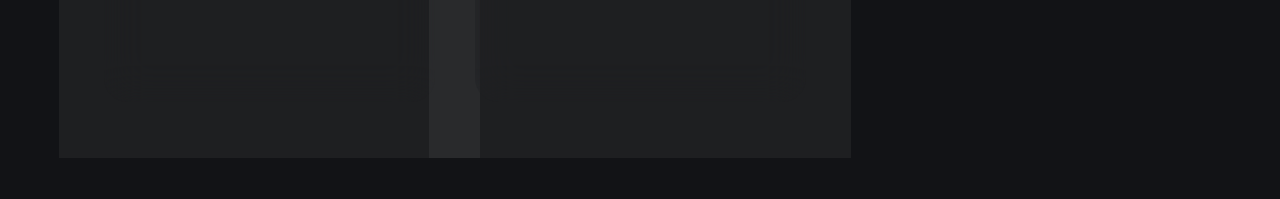
<file: website.html>
<!DOCTYPE html>
<html lang="en">
<head>
    <meta charset="UTF-8">
    <meta name="viewport" content="width=device-width, initial-scale=1.0">
    <!-- Security Headers -->
    <meta http-equiv="Content-Security-Policy" content="default-src 'self' 'unsafe-inline' 'unsafe-eval' https://fonts.googleapis.com https://fonts.gstatic.com https://wa.me https://t.me; img-src 'self' data: https:;">
    <meta http-equiv="X-Content-Type-Options" content="nosniff">
    <meta http-equiv="X-Frame-Options" content="DENY">
    <meta http-equiv="Referrer-Policy" content="strict-origin-when-cross-origin">
    <title>Website Development | Future Developers</title>
    <link rel="stylesheet" href="style.css">
    <link href="https://fonts.googleapis.com/css2?family=Outfit:wght@300;400;500;600;700&display=swap" rel="stylesheet">
</head>
<body>
    <div id="preloader">
        <div class="loader-content">
            <div class="loader-wrapper">
                <svg class="loader-rings" viewBox="0 0 280 280">
                    <defs>
                        <linearGradient id="neonGradient" x1="0%" y1="0%" x2="100%" y2="100%">
                            <stop offset="0%" stop-color="var(--accent-green)" />
                            <stop offset="100%" stop-color="var(--accent-green)" />
                        </linearGradient>
                    </defs>
                    <circle class="ring ring-track" cx="140" cy="140" r="100"></circle>
                    <circle class="ring ring-dashed-inner" cx="140" cy="140" r="85"></circle>
                    <circle class="ring ring-progress-adv" id="ring-progress" cx="140" cy="140" r="100"></circle>
                    <circle class="ring ring-segmented-outer" cx="140" cy="140" r="118"></circle>
                    <circle class="ring ring-orbital-dot" cx="140" cy="140" r="130"></circle>
                </svg>
                <div class="percentage" id="percentage">0</div>
            </div>
            <div class="loader-status">INITIALIZING SYSTEM</div>
        </div>
    </div>
    <div class="background-blobs">
        <div class="blob blob-1"></div>
        <div class="blob blob-2"></div>
        <div class="blob blob-3"></div>
        <div class="blob blob-4"></div>
    </div>

    <nav class="navbar">
        <a href="index.html" class="logo" style="text-decoration: none; color: var(--text-primary);">Future<span>Devs</span></a>
        <ul class="nav-links">
            <li><a href="index.html#services">Services</a></li>
            <li><a href="index.html#portfolio">Portfolio</a></li>
            <li><a href="index.html#contact">Contact</a></li>
        </ul>
        <a href="index.html#contact" class="btn-outline">Start Project</a>
    </nav>

    <main>
        <section class="hero page-hero" style="min-height: 50vh; padding-top: 4rem; padding-bottom: 2rem;">
            <div class="hero-content" style="max-width: 800px; text-align: center; margin: 0 auto; padding-right: 0;">
                <h1 class="stagger-text">Bespoke Web<br><span style="color: var(--accent-green);">Experiences.</span></h1>
                <p class="stagger-text" style="margin: 0 auto 3rem;">We craft stunning, highly performant websites that captivate your audience and drive conversions. From striking landing pages to complex corporate platforms.</p>
            </div>
        </section>

        <section class="trending-section" style="padding-top: 0; padding-bottom: 6rem;">
            <div class="project-grid">
                
                <div class="project-card">
                    <div class="project-icon">✦</div>
                    <h3>E-Commerce Platform</h3>
                    <p>A high-conversion online store with a custom dark-mode UI, integrated payment gateways, and real-time inventory tracking.</p>
                    <ul class="project-features">
                        <li>Stripe API</li>
                        <li>Cart Management</li>
                        <li>Admin Panel</li>
                    </ul>
                </div>

                <div class="project-card">
                    <div class="project-icon">◈</div>
                    <h3>SaaS Dashboard</h3>
                    <p>A comprehensive analytics dashboard for B2B clients, featuring interactive charts, data export, and role-based access control.</p>
                    <ul class="project-features">
                        <li>Data Visualization</li>
                        <li>User Roles</li>
                        <li>Live Updates</li>
                    </ul>
                </div>

                <div class="project-card">
                    <div class="project-icon">⟡</div>
                    <h3>Corporate Landing Page</h3>
                    <p>A striking, high-performance landing page designed to capture leads, featuring glassmorphism elements and smooth scroll animations.</p>
                    <ul class="project-features">
                        <li>SEO Optimized</li>
                        <li>Lead Forms</li>
                        <li>Fast Load Times</li>
                    </ul>
                </div>

                <div class="project-card">
                    <div class="project-icon">❖</div>
                    <h3>Real Estate Portal</h3>
                    <p>A property listing platform with advanced map integrations, advanced filtering, and high-resolution image galleries.</p>
                    <ul class="project-features">
                        <li>Mapbox API</li>
                        <li>Advanced Search</li>
                        <li>Image CDN</li>
                    </ul>
                </div>

            </div>
        </section>
        
        <!-- Sample Websites Section -->
        <section class="previous-products-section" style="padding-top: 0; padding-bottom: 6rem;">
            <div style="max-width: 1200px; margin: 0 auto; padding: 0 5%; margin-bottom: 3.5rem; text-align: center;">
                <h2 style="font-size: 3rem; font-weight: 600; margin-bottom: 1rem; letter-spacing: -1px;">Sample Websites</h2>
                <p style="color: var(--text-secondary); font-size: 1.1rem; max-width: 600px; margin: 0 auto;">Explore some of the high-performance, visually stunning websites we've crafted for our clients.</p>
            </div>
            
            <div class="project-grid">
                
                <!-- Website 1: APPEX Concrete Works -->
                <div class="project-card" style="padding: 0; overflow: hidden; display: flex; flex-direction: column;">
                    <div style="width: 100%; height: 220px; background: rgba(0,0,0,0.2); border-bottom: 1px solid rgba(255,255,255,0.05); display: flex; align-items: center; justify-content: center; overflow: hidden;">
                        <img src="assets/appex_concrete_mockup.png" alt="APPEX Concrete Works Website" style="width: 100%; height: 100%; object-fit: cover;">
                    </div>
                    <div style="padding: 2.5rem; flex: 1; display: flex; flex-direction: column;">
                        <h3>APPEX Concrete Works</h3>
                        
                        <div class="bot-description" style="margin-bottom: 1.5rem;">
                            <p style="margin-bottom: 1rem;">A dynamic, fast-loading business landing page designed to showcase commercial and residential concrete services.</p>
                            <ul style="list-style-type: disc; padding-left: 1.2rem; margin-bottom: 0; color: var(--text-secondary); font-size: 0.95rem;">
                                <li>Custom video hero backgrounds</li>
                                <li>Service portfolio galleries</li>
                                <li>High-performance modern SPA framework</li>
                                <li>Optimized for lead generation</li>
                            </ul>
                        </div>
                        
                        <div style="margin-top: auto; display: flex; gap: 1rem; align-items: center;">
                            <a href="https://appexcw.top/" target="_blank" class="btn-primary" style="padding: 0.6rem 1.5rem; font-size: 0.9rem;">Visit Website</a>
                        </div>
                    </div>
                </div>

                <!-- Website 2: SHINE TECH -->
                <div class="project-card" style="padding: 0; overflow: hidden; display: flex; flex-direction: column;">
                    <div style="width: 100%; height: 220px; background: rgba(0,0,0,0.2); border-bottom: 1px solid rgba(255,255,255,0.05); display: flex; align-items: center; justify-content: center; overflow: hidden;">
                        <img src="assets/shinetech_mockup.png" alt="SHINE TECH Website" style="width: 100%; height: 100%; object-fit: cover;">
                    </div>
                    <div style="padding: 2.5rem; flex: 1; display: flex; flex-direction: column;">
                        <h3>SHINE TECH | Accessories</h3>
                        
                        <div class="bot-description" style="margin-bottom: 1.5rem;">
                            <p style="margin-bottom: 1rem;">A premium tech accessories e-commerce storefront with a sleek, minimalist shopping experience.</p>
                            <ul style="list-style-type: disc; padding-left: 1.2rem; margin-bottom: 0; color: var(--text-secondary); font-size: 0.95rem;">
                                <li>Interactive product catalogs</li>
                                <li>Firebase realtime database integration</li>
                                <li>Smooth framer-motion animations</li>
                                <li>Secure checkout flow</li>
                            </ul>
                        </div>
                        
                        <div style="margin-top: auto; display: flex; gap: 1rem; align-items: center;">
                            <a href="https://sadisaharshana2024-ops.github.io/shinetech/" target="_blank" class="btn-primary" style="padding: 0.6rem 1.5rem; font-size: 0.9rem;">Visit Website</a>
                        </div>
                    </div>
                </div>

                <!-- Website 3: Viosu -->
                <div class="project-card" style="padding: 0; overflow: hidden; display: flex; flex-direction: column;">
                    <div style="width: 100%; height: 220px; background: rgba(0,0,0,0.2); border-bottom: 1px solid rgba(255,255,255,0.05); display: flex; align-items: center; justify-content: center; overflow: hidden;">
                        <img src="assets/viosu_screenshot.png" style="width: 100%; height: 100%; object-fit: cover;">
                    </div>
                    <div style="padding: 2.5rem; flex: 1; display: flex; flex-direction: column;">
                        <h3>Viosu Digital Agency</h3>
                        <div class="bot-description" style="margin-bottom: 1.5rem;">
                            <p style="margin-bottom: 1rem;">Your trusted partner in AI solutions, creating smarter systems for smarter businesses.</p>
                            <ul style="list-style-type: disc; padding-left: 1.2rem; margin-bottom: 0; color: var(--text-secondary); font-size: 0.95rem;">
                                <li>Custom AI Solutions</li>
                                <li>Full-stack Web Dev</li>
                                <li>Workflow Automation</li>
                            </ul>
                        </div>
                        <div style="margin-top: auto; display: flex; gap: 1rem; align-items: center;">
                            <a href="https://viosu.com" target="_blank" class="btn-primary" style="padding: 0.6rem 1.5rem; font-size: 0.9rem;">Visit Website</a>
                        </div>
                    </div>
                </div>

                <!-- Website 4: AGC Constructions -->
                <div class="project-card" style="padding: 0; overflow: hidden; display: flex; flex-direction: column;">
                    <div style="width: 100%; height: 220px; background: rgba(0,0,0,0.2); border-bottom: 1px solid rgba(255,255,255,0.05); display: flex; align-items: center; justify-content: center; overflow: hidden;">
                        <img src="assets/agc_screenshot.png" style="width: 100%; height: 100%; object-fit: cover;">
                    </div>
                    <div style="padding: 2.5rem; flex: 1; display: flex; flex-direction: column;">
                        <h3>AGC Constructions</h3>
                        <div class="bot-description" style="margin-bottom: 1.5rem;">
                            <p style="margin-bottom: 1rem;">Premium construction services with unmatched quality, reliability, and innovation.</p>
                            <ul style="list-style-type: disc; padding-left: 1.2rem; margin-bottom: 0; color: var(--text-secondary); font-size: 0.95rem;">
                                <li>Residential Projects</li>
                                <li>Commercial Builds</li>
                                <li>Quality Assurance</li>
                            </ul>
                        </div>
                        <div style="margin-top: auto; display: flex; gap: 1rem; align-items: center;">
                            <a href="https://agc.viosu.com" target="_blank" class="btn-primary" style="padding: 0.6rem 1.5rem; font-size: 0.9rem;">Visit Website</a>
                        </div>
                    </div>
                </div>

                <!-- Website 5: Fuel Quota Management -->
                <div class="project-card" style="padding: 0; overflow: hidden; display: flex; flex-direction: column;">
                    <div style="width: 100%; height: 220px; background: rgba(0,0,0,0.2); border-bottom: 1px solid rgba(255,255,255,0.05); display: flex; align-items: center; justify-content: center; overflow: hidden;">
                        <img src="assets/fuelfe_screenshot.png" style="width: 100%; height: 100%; object-fit: cover;">
                    </div>
                    <div style="padding: 2.5rem; flex: 1; display: flex; flex-direction: column;">
                        <h3>Fuel Quota Management</h3>
                        <div class="bot-description" style="margin-bottom: 1.5rem;">
                            <p style="margin-bottom: 1rem;">A comprehensive software solution to manage and monitor fuel distribution across the nation.</p>
                            <ul style="list-style-type: disc; padding-left: 1.2rem; margin-bottom: 0; color: var(--text-secondary); font-size: 0.95rem;">
                                <li>QR Allocation Tracking</li>
                                <li>Station Dashboard</li>
                                <li>Admin Reporting</li>
                            </ul>
                        </div>
                        <div style="margin-top: auto; display: flex; gap: 1rem; align-items: center;">
                            <a href="https://fuelfe.viosu.com" target="_blank" class="btn-primary" style="padding: 0.6rem 1.5rem; font-size: 0.9rem;">Visit Website</a>
                        </div>
                    </div>
                </div>

                <!-- Website 6: Vox Store -->
                <div class="project-card" style="padding: 0; overflow: hidden; display: flex; flex-direction: column;">
                    <div style="width: 100%; height: 220px; background: rgba(0,0,0,0.2); border-bottom: 1px solid rgba(255,255,255,0.05); display: flex; align-items: center; justify-content: center; overflow: hidden;">
                        <img src="assets/vox_screenshot.png" style="width: 100%; height: 100%; object-fit: cover;">
                    </div>
                    <div style="padding: 2.5rem; flex: 1; display: flex; flex-direction: column;">
                        <h3>Vox Store</h3>
                        <div class="bot-description" style="margin-bottom: 1.5rem;">
                            <p style="margin-bottom: 1rem;">An e-commerce storefront offering curated digital and IRL items specifically for the Gen Z demographic.</p>
                            <ul style="list-style-type: disc; padding-left: 1.2rem; margin-bottom: 0; color: var(--text-secondary); font-size: 0.95rem;">
                                <li>Custom Catalogs</li>
                                <li>Modern Aesthetics</li>
                                <li>High Conversion UX</li>
                            </ul>
                        </div>
                        <div style="margin-top: auto; display: flex; gap: 1rem; align-items: center;">
                            <a href="https://vox.viosu.com" target="_blank" class="btn-primary" style="padding: 0.6rem 1.5rem; font-size: 0.9rem;">Visit Website</a>
                        </div>
                    </div>
                </div>

                <!-- Website 7: FSIS Wrapper -->
                <div class="project-card" style="padding: 0; overflow: hidden; display: flex; flex-direction: column;">
                    <div style="width: 100%; height: 220px; background: rgba(0,0,0,0.2); border-bottom: 1px solid rgba(255,255,255,0.05); display: flex; align-items: center; justify-content: center; overflow: hidden;">
                        <img src="assets/fsis_screenshot.png" style="width: 100%; height: 100%; object-fit: cover;">
                    </div>
                    <div style="padding: 2.5rem; flex: 1; display: flex; flex-direction: column;">
                        <h3>FSIS Portal Wrapper</h3>
                        <div class="bot-description" style="margin-bottom: 1.5rem;">
                            <p style="margin-bottom: 1rem;">A lightweight, custom front-end interface built to securely wrapper and streamline the university IT system.</p>
                            <ul style="list-style-type: disc; padding-left: 1.2rem; margin-bottom: 0; color: var(--text-secondary); font-size: 0.95rem;">
                                <li>API Proxies</li>
                                <li>Streamlined Login</li>
                                <li>Secure Data Fetching</li>
                            </ul>
                        </div>
                        <div style="margin-top: auto; display: flex; gap: 1rem; align-items: center;">
                            <a href="https://fsis.viosu.com" target="_blank" class="btn-primary" style="padding: 0.6rem 1.5rem; font-size: 0.9rem;">Visit Website</a>
                        </div>
                    </div>
                </div>

                <!-- Website 8: VESTA -->
                <div class="project-card" style="padding: 0; overflow: hidden; display: flex; flex-direction: column;">
                    <div style="width: 100%; height: 220px; background: rgba(0,0,0,0.2); border-bottom: 1px solid rgba(255,255,255,0.05); display: flex; align-items: center; justify-content: center; overflow: hidden;">
                        <img src="assets/vesta_screenshot.png" style="width: 100%; height: 100%; object-fit: cover;">
                    </div>
                    <div style="padding: 2.5rem; flex: 1; display: flex; flex-direction: column;">
                        <h3>VESTA EV Infrastructure</h3>
                        <div class="bot-description" style="margin-bottom: 1.5rem;">
                            <p style="margin-bottom: 1rem;">Corporate landing page for an electric vehicle charging startup, driving sustainable growth in Sri Lanka.</p>
                            <ul style="list-style-type: disc; padding-left: 1.2rem; margin-bottom: 0; color: var(--text-secondary); font-size: 0.95rem;">
                                <li>Interactive Maps</li>
                                <li>Service Portfolios</li>
                                <li>B2B Contact Flows</li>
                            </ul>
                        </div>
                        <div style="margin-top: auto; display: flex; gap: 1rem; align-items: center;">
                            <a href="https://vesta.viosu.com" target="_blank" class="btn-primary" style="padding: 0.6rem 1.5rem; font-size: 0.9rem;">Visit Website</a>
                        </div>
                    </div>
                </div>

                <!-- Website 9: Viosu Land -->
                <div class="project-card" style="padding: 0; overflow: hidden; display: flex; flex-direction: column;">
                    <div style="width: 100%; height: 220px; background: rgba(0,0,0,0.2); border-bottom: 1px solid rgba(255,255,255,0.05); display: flex; align-items: center; justify-content: center; overflow: hidden;">
                        <img src="assets/land_screenshot.png" style="width: 100%; height: 100%; object-fit: cover;">
                    </div>
                    <div style="padding: 2.5rem; flex: 1; display: flex; flex-direction: column;">
                        <h3>Viosu Services Portal</h3>
                        <div class="bot-description" style="margin-bottom: 1.5rem;">
                            <p style="margin-bottom: 1rem;">A comprehensive landing directory outlining the full suite of digital agency services offered.</p>
                            <ul style="list-style-type: disc; padding-left: 1.2rem; margin-bottom: 0; color: var(--text-secondary); font-size: 0.95rem;">
                                <li>Deep Scroll Animations</li>
                                <li>Service Catalogs</li>
                                <li>Lead Generation</li>
                            </ul>
                        </div>
                        <div style="margin-top: auto; display: flex; gap: 1rem; align-items: center;">
                            <a href="https://land.viosu.com" target="_blank" class="btn-primary" style="padding: 0.6rem 1.5rem; font-size: 0.9rem;">Visit Website</a>
                        </div>
                    </div>
                </div>

                <!-- Website 10: Paradise Trails -->
                <div class="project-card" style="padding: 0; overflow: hidden; display: flex; flex-direction: column;">
                    <div style="width: 100%; height: 220px; background: rgba(0,0,0,0.2); border-bottom: 1px solid rgba(255,255,255,0.05); display: flex; align-items: center; justify-content: center; overflow: hidden;">
                        <img src="assets/paradisetrails_screenshot.png" style="width: 100%; height: 100%; object-fit: cover;">
                    </div>
                    <div style="padding: 2.5rem; flex: 1; display: flex; flex-direction: column;">
                        <h3>Paradise Trails</h3>
                        <div class="bot-description" style="margin-bottom: 1.5rem;">
                            <p style="margin-bottom: 1rem;">A highly visual tourism website offering expert-led nature safaris, camping, and tiger trails across Asia.</p>
                            <ul style="list-style-type: disc; padding-left: 1.2rem; margin-bottom: 0; color: var(--text-secondary); font-size: 0.95rem;">
                                <li>Immersive Galleries</li>
                                <li>Booking Inquiries</li>
                                <li>Wildlife Showcases</li>
                            </ul>
                        </div>
                        <div style="margin-top: auto; display: flex; gap: 1rem; align-items: center;">
                            <a href="https://paradisetrails.viosu.com" target="_blank" class="btn-primary" style="padding: 0.6rem 1.5rem; font-size: 0.9rem;">Visit Website</a>
                        </div>
                    </div>
                </div>

                <!-- Website 11: Rare Events SL -->
                <div class="project-card" style="padding: 0; overflow: hidden; display: flex; flex-direction: column;">
                    <div style="width: 100%; height: 220px; background: rgba(0,0,0,0.2); border-bottom: 1px solid rgba(255,255,255,0.05); display: flex; align-items: center; justify-content: center; overflow: hidden;">
                        <img src="assets/rareeventssl_screenshot.png" style="width: 100%; height: 100%; object-fit: cover;">
                    </div>
                    <div style="padding: 2.5rem; flex: 1; display: flex; flex-direction: column;">
                        <h3>Rare Events SL</h3>
                        <div class="bot-description" style="margin-bottom: 1.5rem;">
                            <p style="margin-bottom: 1rem;">A vibrant event curation platform showcasing hyper-niche pop-culture themed events in Colombo.</p>
                            <ul style="list-style-type: disc; padding-left: 1.2rem; margin-bottom: 0; color: var(--text-secondary); font-size: 0.95rem;">
                                <li>Event Calendars</li>
                                <li>Community Portals</li>
                                <li>B2B Cafe Partnerships</li>
                            </ul>
                        </div>
                        <div style="margin-top: auto; display: flex; gap: 1rem; align-items: center;">
                            <a href="https://rareeventssl.viosu.com" target="_blank" class="btn-primary" style="padding: 0.6rem 1.5rem; font-size: 0.9rem;">Visit Website</a>
                        </div>
                    </div>
                </div>

                <!-- Website 12: LDS 2024 -->
                <div class="project-card" style="padding: 0; overflow: hidden; display: flex; flex-direction: column;">
                    <div style="width: 100%; height: 220px; background: rgba(0,0,0,0.2); border-bottom: 1px solid rgba(255,255,255,0.05); display: flex; align-items: center; justify-content: center; overflow: hidden;">
                        <img src="assets/lds2024_screenshot.png" style="width: 100%; height: 100%; object-fit: cover;">
                    </div>
                    <div style="padding: 2.5rem; flex: 1; display: flex; flex-direction: column;">
                        <h3>LDS 2024 (AIESEC)</h3>
                        <div class="bot-description" style="margin-bottom: 1.5rem;">
                            <p style="margin-bottom: 1rem;">An engaging conference registration hub built for the Leadership Development Seminar at University of Kelaniya.</p>
                            <ul style="list-style-type: disc; padding-left: 1.2rem; margin-bottom: 0; color: var(--text-secondary); font-size: 0.95rem;">
                                <li>Google Forms Integration</li>
                                <li>Speaker Lineups</li>
                                <li>Delegate Resources</li>
                            </ul>
                        </div>
                        <div style="margin-top: auto; display: flex; gap: 1rem; align-items: center;">
                            <a href="https://lds2024.viyrl.com" target="_blank" class="btn-primary" style="padding: 0.6rem 1.5rem; font-size: 0.9rem;">Visit Website</a>
                        </div>
                    </div>
                </div>

                <!-- Website 13: Vidushan's Quest -->
                <div class="project-card" style="padding: 0; overflow: hidden; display: flex; flex-direction: column;">
                    <div style="width: 100%; height: 220px; background: rgba(0,0,0,0.2); border-bottom: 1px solid rgba(255,255,255,0.05); display: flex; align-items: center; justify-content: center; overflow: hidden;">
                        <img src="assets/date_screenshot.png" style="width: 100%; height: 100%; object-fit: cover;">
                    </div>
                    <div style="padding: 2.5rem; flex: 1; display: flex; flex-direction: column;">
                        <h3>Valentine Quest</h3>
                        <div class="bot-description" style="margin-bottom: 1.5rem;">
                            <p style="margin-bottom: 1rem;">A uniquely creative personal landing page with interactive elements, storytelling, and an engaging user journey.</p>
                            <ul style="list-style-type: disc; padding-left: 1.2rem; margin-bottom: 0; color: var(--text-secondary); font-size: 0.95rem;">
                                <li>Interactive Storytelling</li>
                                <li>Modern Aesthetic</li>
                                <li>Custom Forms</li>
                            </ul>
                        </div>
                        <div style="margin-top: auto; display: flex; gap: 1rem; align-items: center;">
                            <a href="https://date.viyrl.com" target="_blank" class="btn-primary" style="padding: 0.6rem 1.5rem; font-size: 0.9rem;">Visit Website</a>
                        </div>
                    </div>
                </div>

                <!-- Website 14: Portfolio -->
                <div class="project-card" style="padding: 0; overflow: hidden; display: flex; flex-direction: column;">
                    <div style="width: 100%; height: 220px; background: rgba(0,0,0,0.2); border-bottom: 1px solid rgba(255,255,255,0.05); display: flex; align-items: center; justify-content: center; overflow: hidden;">
                        <img src="assets/viyrl_portfolio_new.png" style="width: 100%; height: 100%; object-fit: cover;">
                    </div>
                    <div style="padding: 2.5rem; flex: 1; display: flex; flex-direction: column;">
                        <h3>3D Developer Portfolio</h3>
                        <div class="bot-description" style="margin-bottom: 1.5rem;">
                            <p style="margin-bottom: 1rem;">A masterful personal developer portfolio integrating 3D graphics, animations, and full-stack project showcases.</p>
                            <ul style="list-style-type: disc; padding-left: 1.2rem; margin-bottom: 0; color: var(--text-secondary); font-size: 0.95rem;">
                                <li>WebGL / 3D Graphics</li>
                                <li>Interactive Timelines</li>
                                <li>Cloudflare & React</li>
                            </ul>
                        </div>
                        <div style="margin-top: auto; display: flex; gap: 1rem; align-items: center;">
                            <a href="https://viyrl.com" target="_blank" class="btn-primary" style="padding: 0.6rem 1.5rem; font-size: 0.9rem;">Visit Website</a>
                        </div>
                    </div>
                </div>

            </div>
        </section>
        
        <!-- Contact section removed per user request -->
    </main>

    <script src="script.js"></script>
    <!-- Floating WhatsApp Button -->
    <a href="https://wa.me/94769168815" target="_blank" class="floating-whatsapp" aria-label="Chat with us on WhatsApp">
        <svg viewBox="0 0 24 24" fill="currentColor" xmlns="http://www.w3.org/2000/svg">
            <path d="M17.472 14.382c-.297-.149-1.758-.867-2.03-.967-.273-.099-.471-.148-.67.15-.197.297-.767.966-.94 1.164-.173.199-.347.223-.644.075-.297-.15-1.255-.463-2.39-1.475-.883-.788-1.48-1.761-1.653-2.059-.173-.297-.018-.458.13-.606.134-.133.298-.347.446-.52.149-.174.198-.298.298-.497.099-.198.05-.371-.025-.52-.075-.149-.669-1.612-.916-2.207-.242-.579-.487-.5-.669-.51-.173-.008-.371-.01-.57-.01-.198 0-.52.074-.792.372-.272.297-1.04 1.016-1.04 2.479 0 1.462 1.065 2.875 1.213 3.074.149.198 2.096 3.2 5.077 4.487.709.306 1.262.489 1.694.625.712.227 1.36.195 1.871.118.571-.085 1.758-.719 2.006-1.413.248-.694.248-1.289.173-1.413-.074-.124-.272-.198-.57-.347m-5.421 7.403h-.004a9.87 9.87 0 01-5.031-1.378l-.361-.214-3.741.982.998-3.648-.235-.374a9.86 9.86 0 01-1.51-5.26c.001-5.45 4.436-9.884 9.888-9.884 2.64 0 5.122 1.03 6.988 2.898a9.825 9.825 0 012.893 6.994c-.003 5.45-4.437 9.884-9.885 9.884m8.413-18.297A11.815 11.815 0 0012.05 0C5.495 0 .16 5.335.157 11.892c0 2.096.547 4.142 1.588 5.945L.057 24l6.305-1.654a11.882 11.882 0 005.683 1.448h.005c6.554 0 11.89-5.335 11.893-11.893a11.821 11.821 0 00-3.48-8.413Z"/>
        </svg>
    </a>
    <!-- Floating Telegram Button -->
    <a href="https://t.me/sljohnwick" target="_blank" class="floating-telegram" aria-label="Chat with us on Telegram">
        <svg viewBox="0 0 24 24" fill="currentColor" xmlns="http://www.w3.org/2000/svg">
            <path d="M12 0C5.373 0 0 5.373 0 12s5.373 12 12 12 12-5.373 12-12S18.627 0 12 0zm5.894 8.221l-1.97 9.28c-.145.658-.537.818-1.084.508l-3-2.21-1.446 1.394c-.14.18-.357.295-.6.295-.002 0-.003 0-.005 0l.213-3.054 5.56-5.022c.24-.213-.054-.334-.373-.121l-6.869 4.326-2.96-.924c-.64-.203-.658-.64.135-.954l11.566-4.458c.538-.196 1.006.128.832.941z"/>
        </svg>
    </a>
</body>
</html>
</file>
<file: style.css>
:root {
    --bg-color: #121316;
    --text-primary: #FFFFFF;
    --text-secondary: #9AA0A6;
    --accent-green: #A2E173;
    --accent-yellow: #F0DC6D;
    --accent-gradient: linear-gradient(90deg, var(--accent-yellow), var(--accent-green));
    --glass-bg: rgba(255, 255, 255, 0.04);
    --glass-border: rgba(255, 255, 255, 0.08);
    --font-main: 'Outfit', sans-serif;
    --neon-cyan: #00f3ff;
    --neon-pink: #ff00ff;
    --neon-glow: rgba(0, 243, 255, 0.4);
}

* {
    margin: 0;
    padding: 0;
    box-sizing: border-box;
}

body {
    background-color: var(--bg-color);
    color: var(--text-primary);
    font-family: var(--font-main);
    overflow-x: hidden;
    position: relative;
    min-height: 100vh;
}

/* Preloader */
#preloader {
    position: fixed;
    top: 0;
    left: 0;
    width: 100%;
    height: 100%;
    background: var(--bg-color);
    display: flex;
    justify-content: center;
    align-items: center;
    z-index: 9999;
    transition: opacity 0.8s cubic-bezier(0.65, 0, 0.35, 1), visibility 0.8s cubic-bezier(0.65, 0, 0.35, 1);
}

#preloader.fade-out {
    opacity: 0;
    visibility: hidden;
}

.loader-content {
    text-align: center;
    width: 100%;
    max-width: 100vw;
    padding: 0;
    display: flex !important;
    flex-direction: column;
    align-items: center;
    justify-content: center;
}

.percentage {
    font-size: 5.5rem;
    font-weight: 700;
    color: #ffffff;
    text-shadow: 0 0 15px var(--accent-green), 0 0 30px var(--accent-green);
    margin: 0;
    font-variant-numeric: tabular-nums;
    letter-spacing: -2px;
    position: relative;
    z-index: 10;
}

.percentage::after {
    content: '%';
    font-size: 2rem;
    margin-left: 5px;
    vertical-align: middle;
    opacity: 0.9;
    color: var(--accent-green);
    text-shadow: 0 0 15px var(--accent-green);
}

@keyframes pulsePercent {
    0% { text-shadow: 0 0 10px var(--accent-green), 0 0 20px var(--accent-green); opacity: 0.8; }
    100% { text-shadow: 0 0 25px var(--accent-green), 0 0 45px var(--accent-green); opacity: 1; }
}

.loader-wrapper {
    position: relative;
    width: min(340px, 90vw);
    height: min(340px, 90vw);
    display: flex;
    justify-content: center;
    align-items: center;
    margin: 0 auto;
}

.loader-rings {
    position: absolute;
    top: 50%;
    left: 50%;
    width: 100%;
    height: 100%;
    transform: translate(-50%, -50%) rotate(-90deg);
    filter: drop-shadow(0 0 15px rgba(162, 225, 115, 0.4));
}

.ring {
    fill: none;
    stroke-linecap: round;
}

.ring-track {
    stroke: rgba(255, 255, 255, 0.04);
    stroke-width: 6;
}

.ring-progress-adv {
    stroke: url(#neonGradient);
    stroke-width: 8;
    stroke-dasharray: 628;
    stroke-dashoffset: 628;
    transition: stroke-dashoffset 0.15s cubic-bezier(0.4, 0, 0.2, 1);
}

.ring-dashed-inner {
    stroke: var(--accent-green);
    stroke-width: 2;
    stroke-dasharray: 4 12;
    opacity: 0.6;
    animation: spinClockwise 10s linear infinite;
    transform-origin: center;
}

.ring-segmented-outer {
    stroke: var(--accent-green);
    stroke-width: 3;
    stroke-dasharray: 30 70 150 40;
    opacity: 0.8;
    animation: spinCounter 15s linear infinite;
    transform-origin: center;
}

.ring-orbital-dot {
    stroke: var(--accent-green);
    stroke-width: 6;
    stroke-dasharray: 1 800;
    stroke-linecap: round;
    animation: spinClockwise 3s cubic-bezier(0.68, -0.55, 0.265, 1.55) infinite;
    transform-origin: center;
    filter: drop-shadow(0 0 10px var(--accent-green));
}

.loader-status {
    position: absolute;
    bottom: min(-50px, -5vh);
    width: 100%;
    text-align: center;
    font-size: clamp(0.7rem, 2.5vw, 0.95rem);
    letter-spacing: clamp(2px, 1.5vw, 6px);
    color: var(--accent-green);
    text-transform: uppercase;
    font-weight: 500;
    animation: pulseText 2s ease-in-out infinite;
}

@keyframes spinClockwise {
    100% { transform: rotate(360deg); }
}

@keyframes spinCounter {
    100% { transform: rotate(-360deg); }
}

@keyframes pulseText {
    0%, 100% { opacity: 0.5; text-shadow: 0 0 8px var(--accent-green); }
    50% { opacity: 1; text-shadow: 0 0 20px var(--accent-green); }
}

/* Background Blobs */
.background-blobs {
    position: fixed;
    top: 0;
    left: 0;
    width: 100%;
    height: 100%;
    z-index: -1;
    overflow: hidden;
    pointer-events: none;
    transform: translateZ(0); /* Hardware acceleration hint */
}

.blob {
    position: absolute;
    border-radius: 50%;
    opacity: 0.6;
    animation: float 20s infinite ease-in-out;
    will-change: transform; /* Hint browser to optimize animation */
}

.blob-1 {
    top: -15%;
    right: -10%;
    width: 700px;
    height: 700px;
    background: radial-gradient(circle, rgba(162, 225, 115, 0.4) 0%, rgba(162, 225, 115, 0) 70%);
    animation-delay: 0s;
}

.blob-2 {
    top: 15%;
    right: 35%;
    width: 450px;
    height: 450px;
    background: radial-gradient(circle, rgba(240, 220, 109, 0.4) 0%, rgba(240, 220, 109, 0) 70%);
    animation-delay: -5s;
}

.blob-3 {
    bottom: -15%;
    left: -15%;
    width: 800px;
    height: 800px;
    background: radial-gradient(circle, rgba(162, 225, 115, 0.2) 0%, rgba(162, 225, 115, 0) 70%);
    animation-delay: -10s;
}

.blob-4 {
    top: 50%;
    right: -5%;
    width: 600px;
    height: 600px;
    background: radial-gradient(circle, rgba(43, 85, 80, 0.4) 0%, rgba(43, 85, 80, 0) 70%);
    animation-delay: -15s;
}

@keyframes float {
    0%, 100% { transform: translate(0, 0) scale(1); }
    33% { transform: translate(40px, -60px) scale(1.1); }
    66% { transform: translate(-30px, 30px) scale(0.9); }
}

/* Navbar */
.navbar {
    display: flex;
    justify-content: space-between;
    align-items: center;
    padding: 2.5rem 5%;
    max-width: 1400px;
    margin: 0 auto;
}

.logo {
    font-size: 2.2rem;
    font-weight: 700;
    letter-spacing: -0.5px;
}

.logo span {
    color: var(--text-secondary);
    font-weight: 400;
}

.nav-links {
    display: flex;
    gap: 3.5rem;
    list-style: none;
}

.nav-links a {
    color: var(--text-primary);
    text-decoration: none;
    font-size: 1rem;
    font-weight: 400;
    transition: color 0.3s;
}

.nav-links a:hover {
    color: var(--accent-green);
}

.btn-outline {
    padding: 0.7rem 2rem;
    border: 1px solid rgba(255,255,255,0.3);
    border-radius: 30px;
    color: var(--text-primary);
    text-decoration: none;
    font-size: 0.95rem;
    transition: all 0.3s ease;
}

.btn-outline:hover {
    border-color: var(--text-primary);
    background: rgba(255,255,255,0.05);
}

/* Hero Section */
.hero {
    display: flex;
    align-items: center;
    justify-content: space-between;
    padding: 3rem 5% 6rem;
    max-width: 1400px;
    margin: 0 auto;
    position: relative;
    gap: 4rem;
}

.hero-content {
    flex: 1;
    max-width: 650px;
    z-index: 2;
}

.hero h1 {
    font-size: 5rem;
    line-height: 1.05;
    font-weight: 600;
    margin-bottom: 1.8rem;
    letter-spacing: -1.5px;
}

.hero p {
    color: var(--text-secondary);
    font-size: 1.15rem;
    line-height: 1.7;
    margin-bottom: 3rem;
    max-width: 90%;
}

.hero-actions {
    display: flex;
    align-items: center;
    gap: 2.5rem;
}

.btn-primary {
    background: var(--accent-gradient);
    color: #111;
    padding: 1.1rem 2.8rem;
    border-radius: 30px;
    text-decoration: none;
    font-weight: 600;
    font-size: 1rem;
    transition: transform 0.3s, box-shadow 0.3s;
    box-shadow: 0 4px 15px rgba(162, 225, 115, 0.2);
}

.btn-primary:hover {
    transform: translateY(-2px);
    box-shadow: 0 8px 30px rgba(162, 225, 115, 0.4);
}

.btn-text {
    color: var(--text-primary);
    text-decoration: none;
    font-weight: 500;
    display: flex;
    align-items: center;
    gap: 0.6rem;
    font-size: 1rem;
    transition: opacity 0.3s;
}

.btn-text:hover {
    opacity: 0.8;
}

.arrow {
    transition: transform 0.3s;
}

.btn-text:hover .arrow {
    transform: translateX(6px);
}

.hero-visual {
    flex: 1;
    position: relative;
    display: flex;
    justify-content: flex-end;
    align-items: center;
    z-index: 2;
}

.hero-image {
    width: 100%;
    max-width: 580px;
    height: 700px;
    border-radius: 30px;
    object-fit: cover;
    mask-image: linear-gradient(to bottom, rgba(0,0,0,1) 60%, rgba(0,0,0,0) 100%);
    -webkit-mask-image: linear-gradient(to bottom, rgba(0,0,0,1) 60%, rgba(0,0,0,0) 100%);
}

.circular-badge {
    position: absolute;
    top: 5%;
    right: -2%;
    width: 120px;
    height: 120px;
    animation: rotate 15s linear infinite;
    background: rgba(0,0,0,0.4);
    backdrop-filter: blur(10px);
    border-radius: 50%;
    display: flex;
    justify-content: center;
    align-items: center;
}

.circular-badge svg {
    width: 90%;
    height: 90%;
    fill: var(--text-secondary);
    font-size: 11px;
    font-weight: 600;
    letter-spacing: 3px;
}

@keyframes rotate {
    100% { transform: rotate(360deg); }
}

/* Stats Bar */
.glass-panel {
    background: var(--glass-bg);
    backdrop-filter: blur(25px);
    -webkit-backdrop-filter: blur(25px);
    border: 1px solid var(--glass-border);
    border-radius: 30px;
    padding: 3rem 5rem;
}

.stats-bar {
    display: flex;
    justify-content: space-between;
    align-items: center;
    max-width: 1300px;
    margin: 2rem auto 6rem;
    position: relative;
    z-index: 10;
    box-shadow: 0 20px 40px rgba(0,0,0,0.2);
}

.stat-item {
    display: flex;
    flex-direction: column;
    gap: 0.8rem;
}

.stat-label {
    color: var(--text-secondary);
    font-size: 1rem;
    font-weight: 500;
}

.stat-value {
    font-size: 2.8rem;
    font-weight: 600;
    display: flex;
    align-items: center;
    gap: 1.5rem;
}

.avatars {
    display: flex;
    margin-left: 1rem;
}

.avatar {
    width: 44px;
    height: 44px;
    border-radius: 50%;
    border: 3px solid #1a1c20;
    margin-left: -15px;
    background-size: cover;
    background-position: center;
}

.bg-1 { background-color: #f7a399; }
.bg-2 { background-color: #9cd08f; }
.bg-3 { background-color: #8faed0; }
.bg-4 { background-color: #d08fce; }
.bg-5 { background-color: #e4c580; }

.eth-price {
    display: flex;
    flex-direction: column;
    align-items: flex-end;
    gap: 0.8rem;
}

.star {
    color: var(--accent-yellow);
    font-size: 1.6rem;
}

/* Trending Section */
.trending-section {
    display: flex;
    padding: 2rem 5% 8rem;
    max-width: 1400px;
    margin: 0 auto;
    gap: 6rem;
    align-items: center;
    position: relative;
    z-index: 2;
}

.trending-grid {
    flex: 1.1;
    display: grid;
    grid-template-columns: 1fr 1fr;
    gap: 1.8rem;
}

.grid-item {
    border-radius: 24px;
    overflow: hidden;
    aspect-ratio: 4/4.5;
    position: relative;
    transition: transform 0.4s cubic-bezier(0.175, 0.885, 0.32, 1.275);
    background: #1a1c20;
}

.grid-item:hover {
    transform: translateY(-12px) scale(1.03);
    z-index: 2;
    box-shadow: 0 20px 40px rgba(0,0,0,0.5);
}

.grid-item img {
    width: 100%;
    height: 100%;
    object-fit: cover;
    transition: transform 0.6s ease;
}

.grid-item:hover img {
    transform: scale(1.1);
}

.image-label {
    position: absolute;
    bottom: 20px;
    left: 20px;
    padding: 0.6rem 1.4rem;
    border-radius: 30px;
    font-size: 0.95rem;
    font-weight: 500;
    z-index: 10;
    pointer-events: none;
    transition: transform 0.4s ease, background 0.4s ease;
}

.glass-label {
    background: rgba(255, 255, 255, 0.08); /* slightly transparent white */
    backdrop-filter: blur(15px);
    -webkit-backdrop-filter: blur(15px);
    border: 1px solid rgba(255, 255, 255, 0.15);
    color: var(--text-primary);
    box-shadow: 0 8px 32px rgba(0, 0, 0, 0.3);
}

.grid-item:hover .image-label {
    transform: translateY(-5px);
    background: rgba(255, 255, 255, 0.12); /* Brighter on hover */
}

/* Varying background colors for the cards behind images similar to the reference */
.grid-item:nth-child(1) { background-color: #4a5d4a; }
.grid-item:nth-child(2) { background-color: #43545c; }
.grid-item:nth-child(3) { background-color: #634b4b; }
.grid-item:nth-child(4) { background-color: #5c5c43; }


.trending-info {
    flex: 0.9;
    max-width: 480px;
}

.subtitle {
    color: var(--text-secondary);
    font-size: 0.95rem;
    font-weight: 500;
    margin-bottom: 1.5rem;
    display: block;
}

.trending-info h2 {
    font-size: 4rem;
    line-height: 1.1;
    font-weight: 600;
    margin-bottom: 2rem;
    letter-spacing: -1px;
}

.trending-info p {
    color: var(--text-secondary);
    line-height: 1.7;
    margin-bottom: 3.5rem;
    font-size: 1.1rem;
}

/* Contact Section */
.contact-section {
    padding: 6rem 5% 8rem;
    max-width: 1400px;
    margin: 0 auto;
    position: relative;
    z-index: 2;
}

.contact-container {
    display: flex;
    justify-content: space-between;
    gap: 5rem;
    padding: 4rem 5rem;
    align-items: center;
}

.contact-info {
    flex: 1;
    max-width: 450px;
}

.contact-info h2 {
    font-size: 3.5rem;
    line-height: 1.1;
    font-weight: 600;
    margin-bottom: 1.5rem;
    letter-spacing: -1px;
}

.contact-info p {
    color: var(--text-secondary);
    line-height: 1.7;
    font-size: 1.1rem;
}

.contact-methods-grid {
    flex: 1;
    display: grid;
    grid-template-columns: 1fr 1fr;
    gap: 1.5rem;
    width: 100%;
}

.contact-card {
    background: rgba(0, 0, 0, 0.2);
    border: 1px solid rgba(255, 255, 255, 0.08);
    border-radius: 20px;
    padding: 1.5rem;
    display: flex;
    align-items: center;
    gap: 1.2rem;
    text-decoration: none;
    transition: all 0.3s cubic-bezier(0.175, 0.885, 0.32, 1.275);
    cursor: pointer;
}

.contact-card:hover {
    transform: translateY(-5px);
    background: rgba(255, 255, 255, 0.05);
    border-color: rgba(255, 255, 255, 0.2);
    box-shadow: 0 10px 30px rgba(0,0,0,0.3);
}

.contact-icon {
    width: 50px;
    height: 50px;
    border-radius: 14px;
    display: flex;
    justify-content: center;
    align-items: center;
    flex-shrink: 0;
}

.contact-details {
    display: flex;
    flex-direction: column;
    gap: 0.3rem;
}

.contact-type {
    font-size: 0.9rem;
    color: var(--text-secondary);
    font-weight: 500;
}

.contact-value {
    color: var(--text-primary);
    font-size: 1.05rem;
    font-weight: 600;
    white-space: nowrap;
}

.social-card {
    flex-direction: column;
    align-items: flex-start;
    justify-content: center;
    gap: 0.8rem;
}

.mb-small {
    margin-bottom: 0.2rem;
}

.social-links {
    display: flex;
    gap: 1rem;
}

.social-icon {
    width: 44px;
    height: 44px;
    border-radius: 50%;
    background: rgba(255, 255, 255, 0.05);
    display: flex;
    justify-content: center;
    align-items: center;
    color: var(--text-primary);
    text-decoration: none;
    transition: all 0.3s ease;
    border: 1px solid rgba(255, 255, 255, 0.1);
}

.social-icon:hover {
    background: var(--accent-gradient);
    color: #111;
    transform: translateY(-3px);
    border-color: transparent;
}

/* Text-Based Project Cards */
.project-grid {
    display: grid;
    grid-template-columns: repeat(auto-fit, minmax(320px, 1fr));
    gap: 2.5rem;
    max-width: 1200px;
    margin: 0 auto;
    padding: 0 5%;
}

.project-card {
    background: rgba(255, 255, 255, 0.05);
    border: 1px solid rgba(255, 255, 255, 0.1);
    box-shadow: 0 10px 30px rgba(0,0,0,0.2);
    border-radius: 24px;
    padding: 2.5rem;
    text-align: left;
    backdrop-filter: blur(20px);
    -webkit-backdrop-filter: blur(20px);
    transition: all 0.4s ease;
    display: flex;
    flex-direction: column;
    position: relative;
    overflow: hidden;
}

.project-card::before {
    content: '';
    position: absolute;
    top: 0; left: 0; right: 0;
    height: 4px;
    background: linear-gradient(90deg, var(--accent-green), var(--accent-yellow));
    opacity: 0;
    transition: opacity 0.4s ease;
}

.project-card:hover {
    transform: translateY(-8px);
    background: rgba(255, 255, 255, 0.08);
    border-color: rgba(255, 255, 255, 0.2);
    box-shadow: 0 20px 40px rgba(0,0,0,0.4);
}

.project-card:hover::before {
    opacity: 1;
}

.project-icon {
    width: 60px;
    height: 60px;
    background: rgba(255, 255, 255, 0.05);
    border: 1px solid rgba(255, 255, 255, 0.1);
    border-radius: 16px;
    display: flex;
    align-items: center;
    justify-content: center;
    font-size: 1.8rem;
    margin-bottom: 1.5rem;
    box-shadow: inset 0 4px 20px rgba(255,255,255,0.02);
    color: var(--accent-green);
}

.project-card h3 {
    font-size: 1.4rem;
    font-weight: 600;
    color: #fff;
    margin: 0 0 1rem 0;
    letter-spacing: -0.5px;
}

.project-card p {
    font-size: 0.95rem;
    color: var(--text-secondary);
    line-height: 1.6;
    margin: 0 0 2rem 0;
    flex-grow: 1;
}

.project-features {
    list-style: none;
    padding: 0;
    margin: 0;
    display: flex;
    flex-wrap: wrap;
    gap: 0.6rem;
    border-top: 1px solid rgba(255, 255, 255, 0.05);
    padding-top: 1.5rem;
}

.project-features li {
    font-size: 0.8rem;
    font-weight: 500;
    color: var(--text-primary);
    background: rgba(162, 225, 115, 0.1);
    padding: 0.4rem 0.8rem;
    border-radius: 6px;
    border: 1px solid rgba(162, 225, 115, 0.2);
    letter-spacing: 0.5px;
    text-transform: uppercase;
}

/* Responsive */
@media (max-width: 1024px) {
    .hero {
        flex-direction: column;
        text-align: center;
        gap: 3rem;
        padding-top: 1rem;
    }
    .hero-content {
        padding-right: 0;
        display: flex;
        flex-direction: column;
        align-items: center;
    }
    .hero-visual {
        justify-content: center;
        width: 100%;
    }
    .stats-bar {
        flex-wrap: wrap;
        gap: 2.5rem;
        padding: 2.5rem;
        margin-top: -2rem;
        justify-content: center;
        text-align: center;
    }
    .stat-item {
        align-items: center;
        width: 100%;
        gap: 0.5rem;
    }
    .stat-value {
        justify-content: center;
    }
    .eth-price {
        align-items: center;
        width: 100%;
    }
    .trending-section {
        flex-direction: column;
        gap: 3rem;
    }
    .trending-info {
        text-align: center;
        max-width: 100%;
        order: -1; /* Move title above grid on smaller screens */
    }
    .contact-container {
        flex-direction: column;
        padding: 3rem 2rem;
        text-align: center;
    }
    .contact-methods-grid {
        grid-template-columns: 1fr;
    }
    .contact-info {
        max-width: 100%;
    }
}

@media (max-width: 768px) {
    .navbar {
        flex-direction: column;
        gap: 1.5rem;
        padding: 1.5rem 5%;
    }
    .nav-links {
        gap: 1.5rem;
        flex-wrap: wrap;
        justify-content: center;
    }
    .hero h1 {
        font-size: 3.5rem;
    }
    .hero p {
        font-size: 1.05rem;
    }
    .hero-image {
        height: 500px;
    }
    .circular-badge {
        width: 90px;
        height: 90px;
        right: 0;
        top: 0;
    }
    .trending-info h2, .contact-info h2 {
        font-size: 3rem;
    }
    .trending-grid {
        grid-template-columns: 1fr;
    }
    .stat-value {
        font-size: 2.2rem;
    }
    .glass-panel {
        padding: 2rem 1.5rem;
        border-radius: 20px;
    }
    .contact-card {
        flex-direction: column;
        text-align: center;
        gap: 0.8rem;
    }
    .social-card {
        align-items: center;
    }
}

@media (max-width: 480px) {
    .nav-links {
        display: none; /* In a real app, use a hamburger menu UI here. For landing stability, hide direct links if too cramped, but we'll try to just scale them down below */
    }
    .btn-outline {
        padding: 0.5rem 1.5rem;
        font-size: 0.85rem;
    }
    .hero h1 {
        font-size: 2.8rem;
        letter-spacing: -0.5px;
    }
    .hero p {
        font-size: 0.95rem;
    }
    .percentage {
        font-size: clamp(3.5rem, 15vw, 5.5rem);
    }
    .hero-actions {
        flex-direction: column;
        gap: 1.5rem;
        width: 100%;
    }
    .btn-primary {
        width: 100%;
        text-align: center;
    }
    .hero-image {
        height: 380px;
    }
    .stat-item {
        width: 100%;
    }
    .trending-info h2, .contact-info h2 {
        font-size: 2.4rem;
    }
    .contact-section {
        padding: 4rem 5% 4rem;
    }
    .project-grid {
        grid-template-columns: 1fr;
        padding: 0 1rem;
    }
    .project-card {
        padding: 1.5rem;
    }
    .project-card h3 {
        font-size: 1.2rem;
    }
    .btn-primary {
        padding: 1rem 2rem;
    }
    .previous-products-section h2 {
        font-size: 2rem !important;
    }
    /* Ensure bot images are responsive and not cut off on mobile */
    .project-card > div[style*="height: 220px"] {
        height: 180px !important;
    }
    /* Make the floating buttons slightly smaller on mobile to avoid blocking content */
    .floating-whatsapp, .floating-telegram {
        width: 50px;
        height: 50px;
    }
    .floating-whatsapp svg, .floating-telegram svg {
        width: 28px;
        height: 28px;
    }
    .floating-whatsapp {
        bottom: 90px;
        right: 20px;
    }
    .floating-telegram {
        bottom: 20px;
        right: 20px;
    }
}

/* Floating WhatsApp Button */
.floating-whatsapp {
    position: fixed;
    bottom: 100px;
    right: 30px;
    width: 60px;
    height: 60px;
    background-color: #25D366;
    color: white;
    border-radius: 50%;
    display: flex;
    align-items: center;
    justify-content: center;
    box-shadow: 0 4px 15px rgba(37, 211, 102, 0.4);
    z-index: 1000;
    transition: all 0.3s ease;
    text-decoration: none;
}

.floating-whatsapp:hover {
    transform: translateY(-5px) scale(1.05);
    box-shadow: 0 8px 25px rgba(37, 211, 102, 0.6);
}

.floating-whatsapp svg {
    width: 35px;
    height: 35px;
    fill: currentColor;
}

/* Floating Telegram Button */
.floating-telegram {
    position: fixed;
    bottom: 30px;
    right: 30px;
    width: 60px;
    height: 60px;
    background-color: #2AABEE;
    color: white;
    border-radius: 50%;
    display: flex;
    align-items: center;
    justify-content: center;
    box-shadow: 0 4px 15px rgba(42, 171, 238, 0.4);
    z-index: 1000;
    transition: all 0.3s ease;
    text-decoration: none;
}

.floating-telegram:hover {
    transform: translateY(-5px) scale(1.05);
    box-shadow: 0 8px 25px rgba(42, 171, 238, 0.6);
}

.floating-telegram svg {
    width: 35px;
    height: 35px;
    fill: currentColor;
}

/* --- Content Protection --- */
body {
    -webkit-user-select: none; /* Safari */
    -ms-user-select: none; /* IE 10 and IE 11 */
    user-select: none; /* Standard syntax */
}

img {
    -webkit-user-drag: none;
    -khtml-user-drag: none;
    -moz-user-drag: none;
    -o-user-drag: none;
}
</file>
